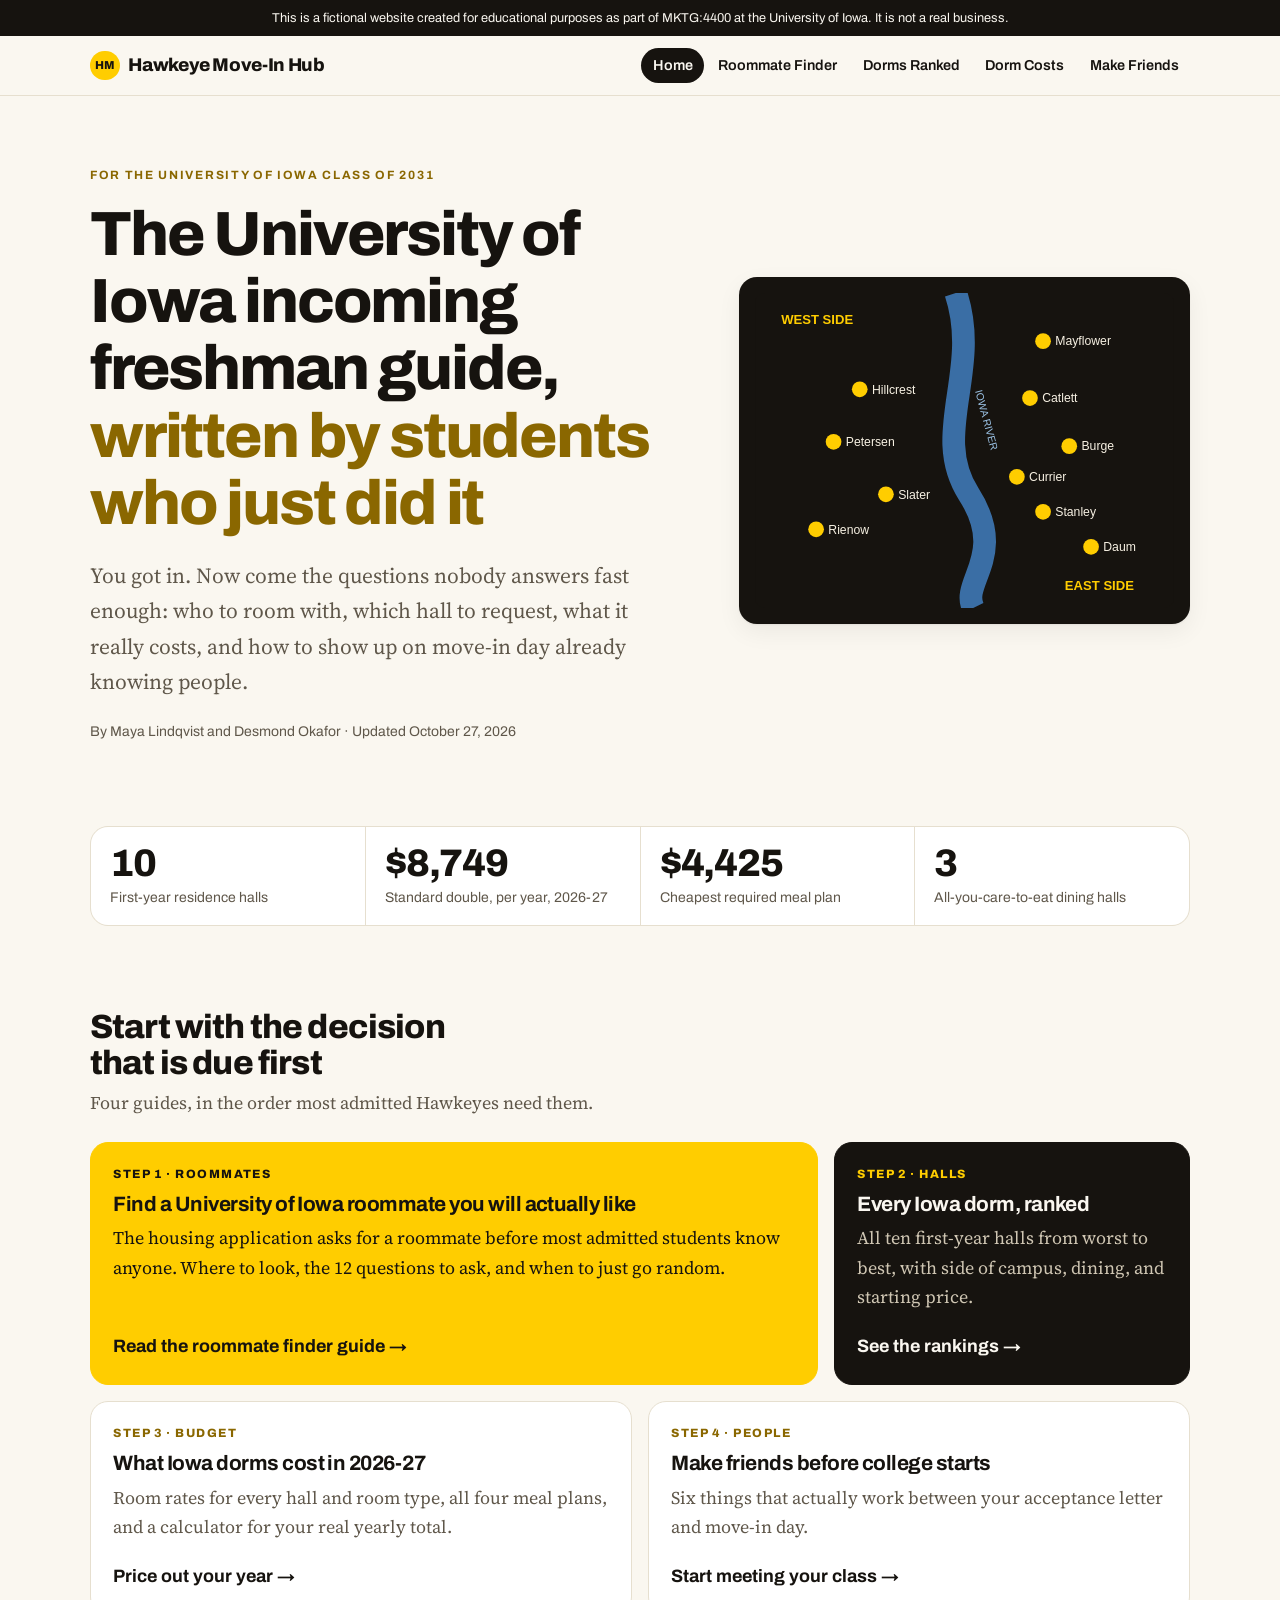
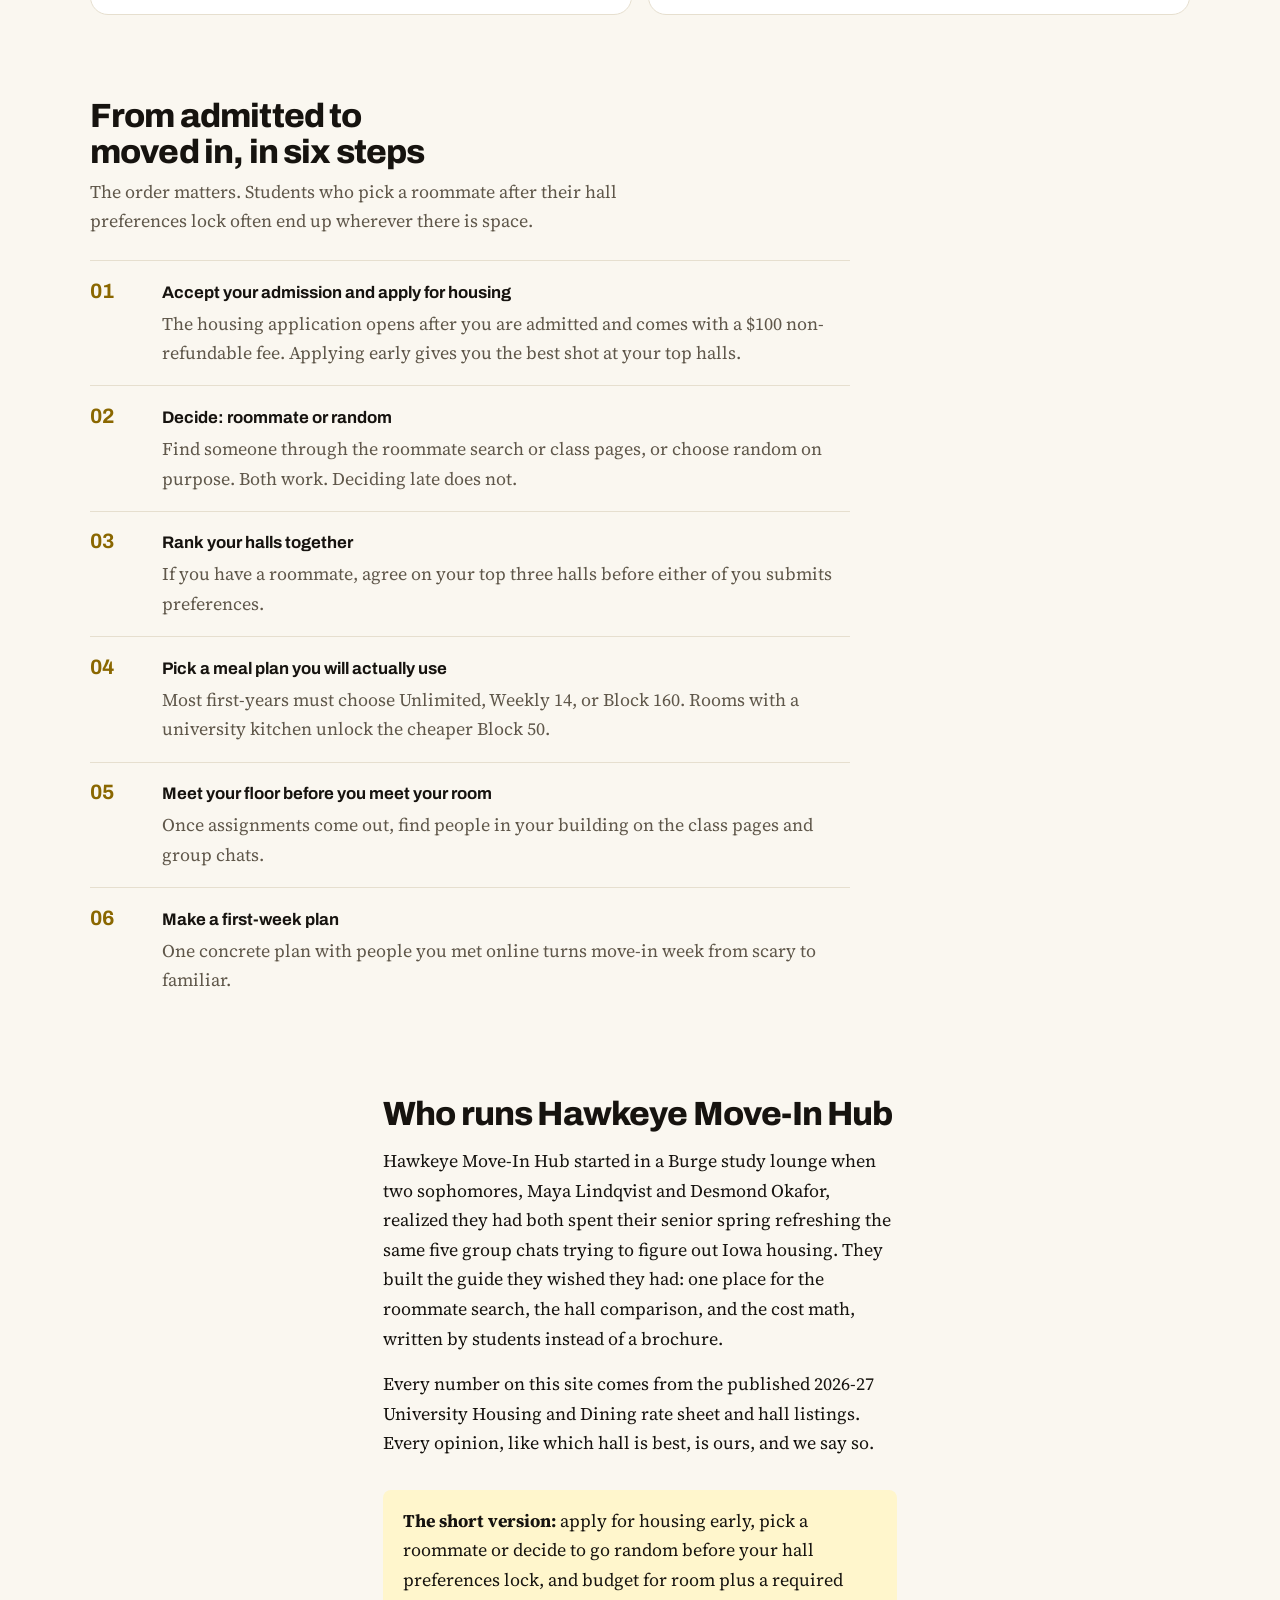
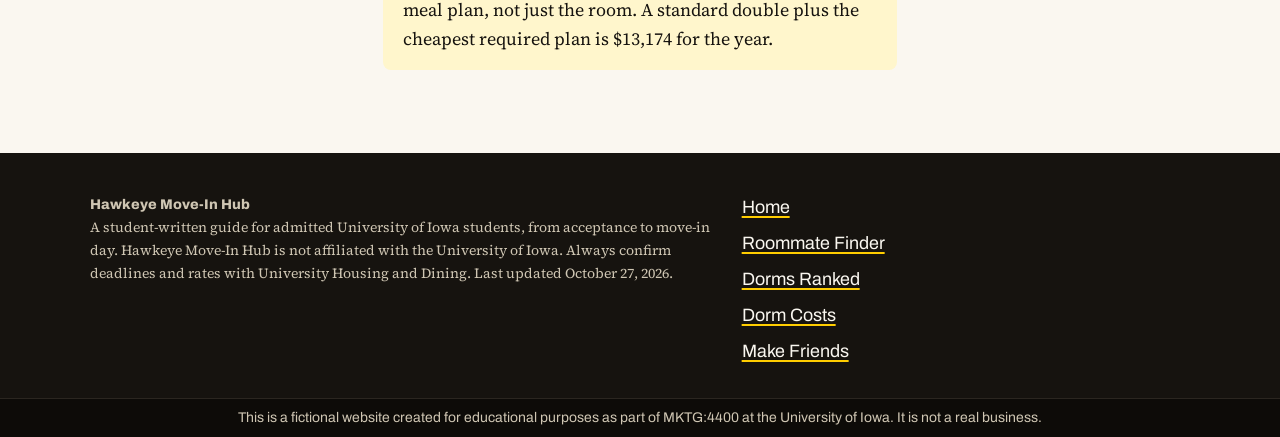
<file: index.html>
<!doctype html>
<html lang="en">
<head>
  <meta charset="utf-8">
  <meta name="viewport" content="width=device-width, initial-scale=1">
  <title>University of Iowa Incoming Freshman Guide | Hawkeye Move-In Hub</title>
  <meta name="description" content="Admitted to the University of Iowa? Find a roommate, compare all ten first-year residence halls, see real 2026-27 dorm costs, and meet your class before move-in.">
  <link rel="canonical" href="https://newvoid9-prog.github.io/hawkeye-move-in-hub/">
  <meta property="og:title" content="University of Iowa Incoming Freshman Guide | Hawkeye Move-In Hub">
  <meta property="og:description" content="Admitted to the University of Iowa? Find a roommate, compare all ten first-year residence halls, see real 2026-27 dorm costs, and meet your class before move-in.">
  <meta property="og:url" content="https://newvoid9-prog.github.io/hawkeye-move-in-hub/">
  <meta property="og:type" content="website">
  <meta name="theme-color" content="#16130f">
  <link rel="icon" href="img/favicon.svg" type="image/svg+xml">
  <link rel="preconnect" href="https://fonts.googleapis.com">
  <link rel="preconnect" href="https://fonts.gstatic.com" crossorigin>
  <link href="https://fonts.googleapis.com/css2?family=Archivo:wdth,wght@100..125,500..800&family=Source+Serif+4:opsz,wght@8..60,400;8..60,600&display=swap" rel="stylesheet">
  <link rel="stylesheet" href="css/style.css?v=c7ec5f00">
  <script type="application/ld+json">{"@context": "https://schema.org", "@type": "WebSite", "name": "Hawkeye Move-In Hub", "url": "https://newvoid9-prog.github.io/hawkeye-move-in-hub/", "description": "Admitted to the University of Iowa? Find a roommate, compare all ten first-year residence halls, see real 2026-27 dorm costs, and meet your class before move-in."}</script>
</head>
<body>
  <a class="skip-link" href="#main">Skip to content</a>
  <p class="notice" role="note">This is a fictional website created for educational purposes as part of MKTG:4400 at the University of Iowa. It is not a real business.</p>

  <header class="site-header">
    <div class="wrap">
      <a class="brand" href="./"><span class="brand-mark" aria-hidden="true">HM</span>Hawkeye Move-In Hub</a>
      <nav class="site-nav" aria-label="Main navigation">
        <ul>
          <li><a href="./" aria-current="page">Home</a></li>
          <li><a href="roommate-finder.html">Roommate Finder</a></li>
          <li><a href="dorms-ranked.html">Dorms Ranked</a></li>
          <li><a href="dorm-costs.html">Dorm Costs</a></li>
          <li><a href="make-friends-before-college.html">Make Friends</a></li>
        </ul>
      </nav>
    </div>
  </header>

  <main id="main">
<section class="wrap hero" aria-labelledby="hero-heading">
      <div>
        <p class="eyebrow">For the University of Iowa Class of 2031</p>
        <h1 id="hero-heading">The University of Iowa incoming freshman guide, <span class="mark">written by students who just did it</span></h1>
        <p class="lede">You got in. Now come the questions nobody answers fast enough: who to room with, which hall to request, what it really costs, and how to show up on move-in day already knowing people.</p>
        <p class="byline">By Maya Lindqvist and Desmond Okafor · Updated October 27, 2026</p>
      </div>
      <div class="hero-art">
        <img src="img/home-map.svg" width="480" height="360" alt="Illustrated map of the University of Iowa campus split by the Iowa River, with east side and west side residence halls marked" fetchpriority="high">
      </div>
    </section>

    <dl class="stats wrap" aria-label="University of Iowa housing at a glance">
      <div class="stat"><dt class="stat-label">First-year residence halls</dt><dd class="stat-num">10</dd></div>
      <div class="stat"><dt class="stat-label">Standard double, per year, 2026-27</dt><dd class="stat-num">$8,749</dd></div>
      <div class="stat"><dt class="stat-label">Cheapest required meal plan</dt><dd class="stat-num">$4,425</dd></div>
      <div class="stat"><dt class="stat-label">All-you-care-to-eat dining halls</dt><dd class="stat-num">3</dd></div>
    </dl>

    <section class="wrap" aria-labelledby="start-heading" style="padding-top: var(--space-section)">
      <div class="section-head">
        <h2 id="start-heading">Start with the decision that is due first</h2>
        <p>Four guides, in the order most admitted Hawkeyes need them.</p>
      </div>
      <div class="bento">
        <a class="card card-feature" href="roommate-finder.html">
          <span class="card-kicker">Step 1 · Roommates</span>
          <h3>Find a University of Iowa roommate you will actually like</h3>
          <p>The housing application asks for a roommate before most admitted students know anyone. Where to look, the 12 questions to ask, and when to just go random.</p>
          <span class="card-go">Read the roommate finder guide →</span>
        </a>
        <a class="card card-dark" href="dorms-ranked.html">
          <span class="card-kicker">Step 2 · Halls</span>
          <h3>Every Iowa dorm, ranked</h3>
          <p>All ten first-year halls from worst to best, with side of campus, dining, and starting price.</p>
          <span class="card-go">See the rankings →</span>
        </a>
        <a class="card" href="dorm-costs.html">
          <span class="card-kicker">Step 3 · Budget</span>
          <h3>What Iowa dorms cost in 2026-27</h3>
          <p>Room rates for every hall and room type, all four meal plans, and a calculator for your real yearly total.</p>
          <span class="card-go">Price out your year →</span>
        </a>
        <a class="card" href="make-friends-before-college.html">
          <span class="card-kicker">Step 4 · People</span>
          <h3>Make friends before college starts</h3>
          <p>Six things that actually work between your acceptance letter and move-in day.</p>
          <span class="card-go">Start meeting your class →</span>
        </a>
      </div>
    </section>

    <section class="wrap" aria-labelledby="timeline-heading">
      <div class="section-head">
        <h2 id="timeline-heading">From admitted to moved in, in six steps</h2>
        <p>The order matters. Students who pick a roommate after their hall preferences lock often end up wherever there is space.</p>
      </div>
      <ol class="steps">
        <li><strong>Accept your admission and apply for housing</strong><span>The housing application opens after you are admitted and comes with a $100 non-refundable fee. Applying early gives you the best shot at your top halls.</span></li>
        <li><strong>Decide: roommate or random</strong><span>Find someone through the roommate search or class pages, or choose random on purpose. Both work. Deciding late does not.</span></li>
        <li><strong>Rank your halls together</strong><span>If you have a roommate, agree on your top three halls before either of you submits preferences.</span></li>
        <li><strong>Pick a meal plan you will actually use</strong><span>Most first-years must choose Unlimited, Weekly 14, or Block 160. Rooms with a university kitchen unlock the cheaper Block 50.</span></li>
        <li><strong>Meet your floor before you meet your room</strong><span>Once assignments come out, find people in your building on the class pages and group chats.</span></li>
        <li><strong>Make a first-week plan</strong><span>One concrete plan with people you met online turns move-in week from scary to familiar.</span></li>
      </ol>
    </section>

    <section class="wrap prose" aria-labelledby="about-heading">
      <h2 id="about-heading">Who runs Hawkeye Move-In Hub</h2>
      <p>Hawkeye Move-In Hub started in a Burge study lounge when two sophomores, Maya Lindqvist and Desmond Okafor, realized they had both spent their senior spring refreshing the same five group chats trying to figure out Iowa housing. They built the guide they wished they had: one place for the roommate search, the hall comparison, and the cost math, written by students instead of a brochure.</p>
      <p>Every number on this site comes from the published 2026-27 University Housing and Dining rate sheet and hall listings. Every opinion, like which hall is best, is ours, and we say so.</p>
      <div class="callout">
        <p><strong>The short version:</strong> apply for housing early, pick a roommate or decide to go random before your hall preferences lock, and budget for room plus a required meal plan, not just the room. A standard double plus the cheapest required plan is $13,174 for the year.</p>
      </div>
    </section>
  </main>

  <footer class="site-footer">
    <div class="wrap">
      <div>
        <p class="footer-brand">Hawkeye Move-In Hub</p>
        <p>A student-written guide for admitted University of Iowa students, from acceptance to move-in day. Hawkeye Move-In Hub is not affiliated with the University of Iowa. Always confirm deadlines and rates with University Housing and Dining. Last updated October 27, 2026.</p>
      </div>
      <nav aria-label="Footer navigation">
        <ul>
          <li><a href="./">Home</a></li>
          <li><a href="roommate-finder.html">Roommate Finder</a></li>
          <li><a href="dorms-ranked.html">Dorms Ranked</a></li>
          <li><a href="dorm-costs.html">Dorm Costs</a></li>
          <li><a href="make-friends-before-college.html">Make Friends</a></li>
        </ul>
      </nav>
    </div>
    <p class="notice" role="note">This is a fictional website created for educational purposes as part of MKTG:4400 at the University of Iowa. It is not a real business.</p>
  </footer>
</body>
</html>
</file>
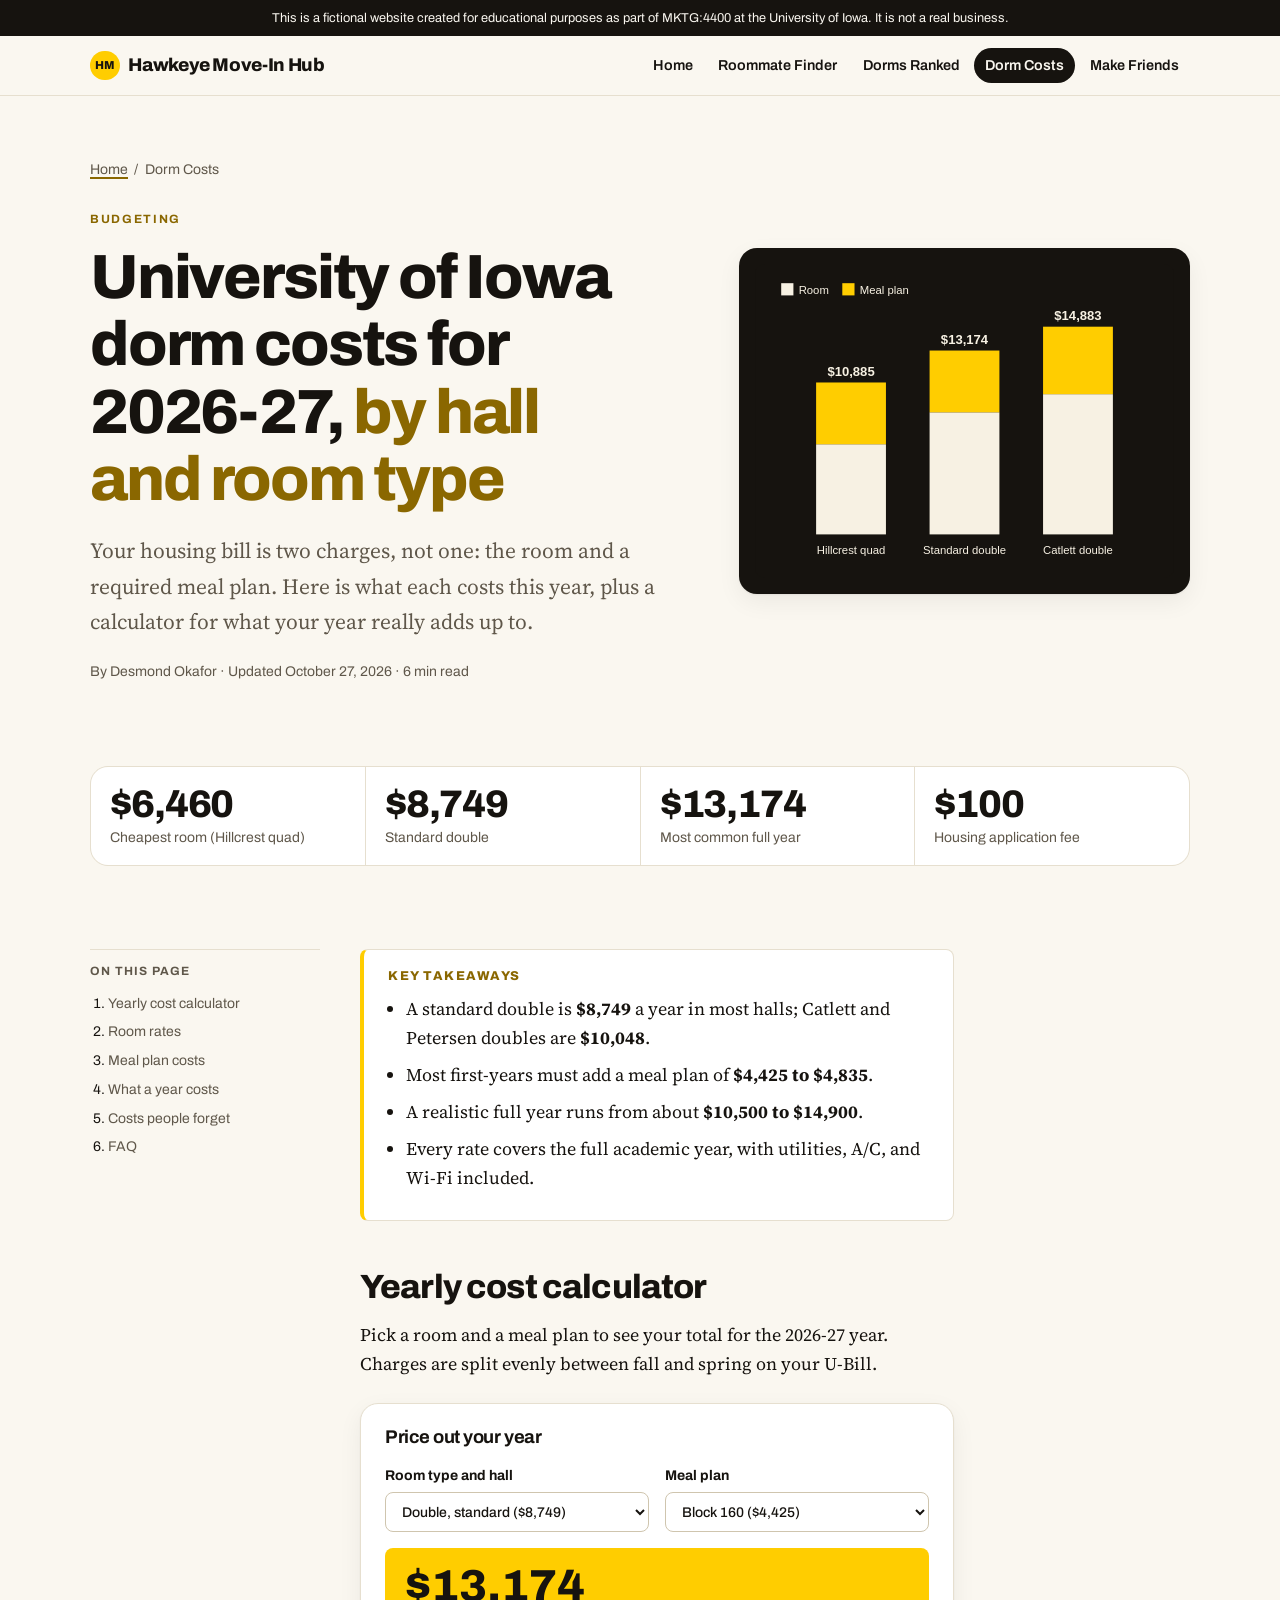
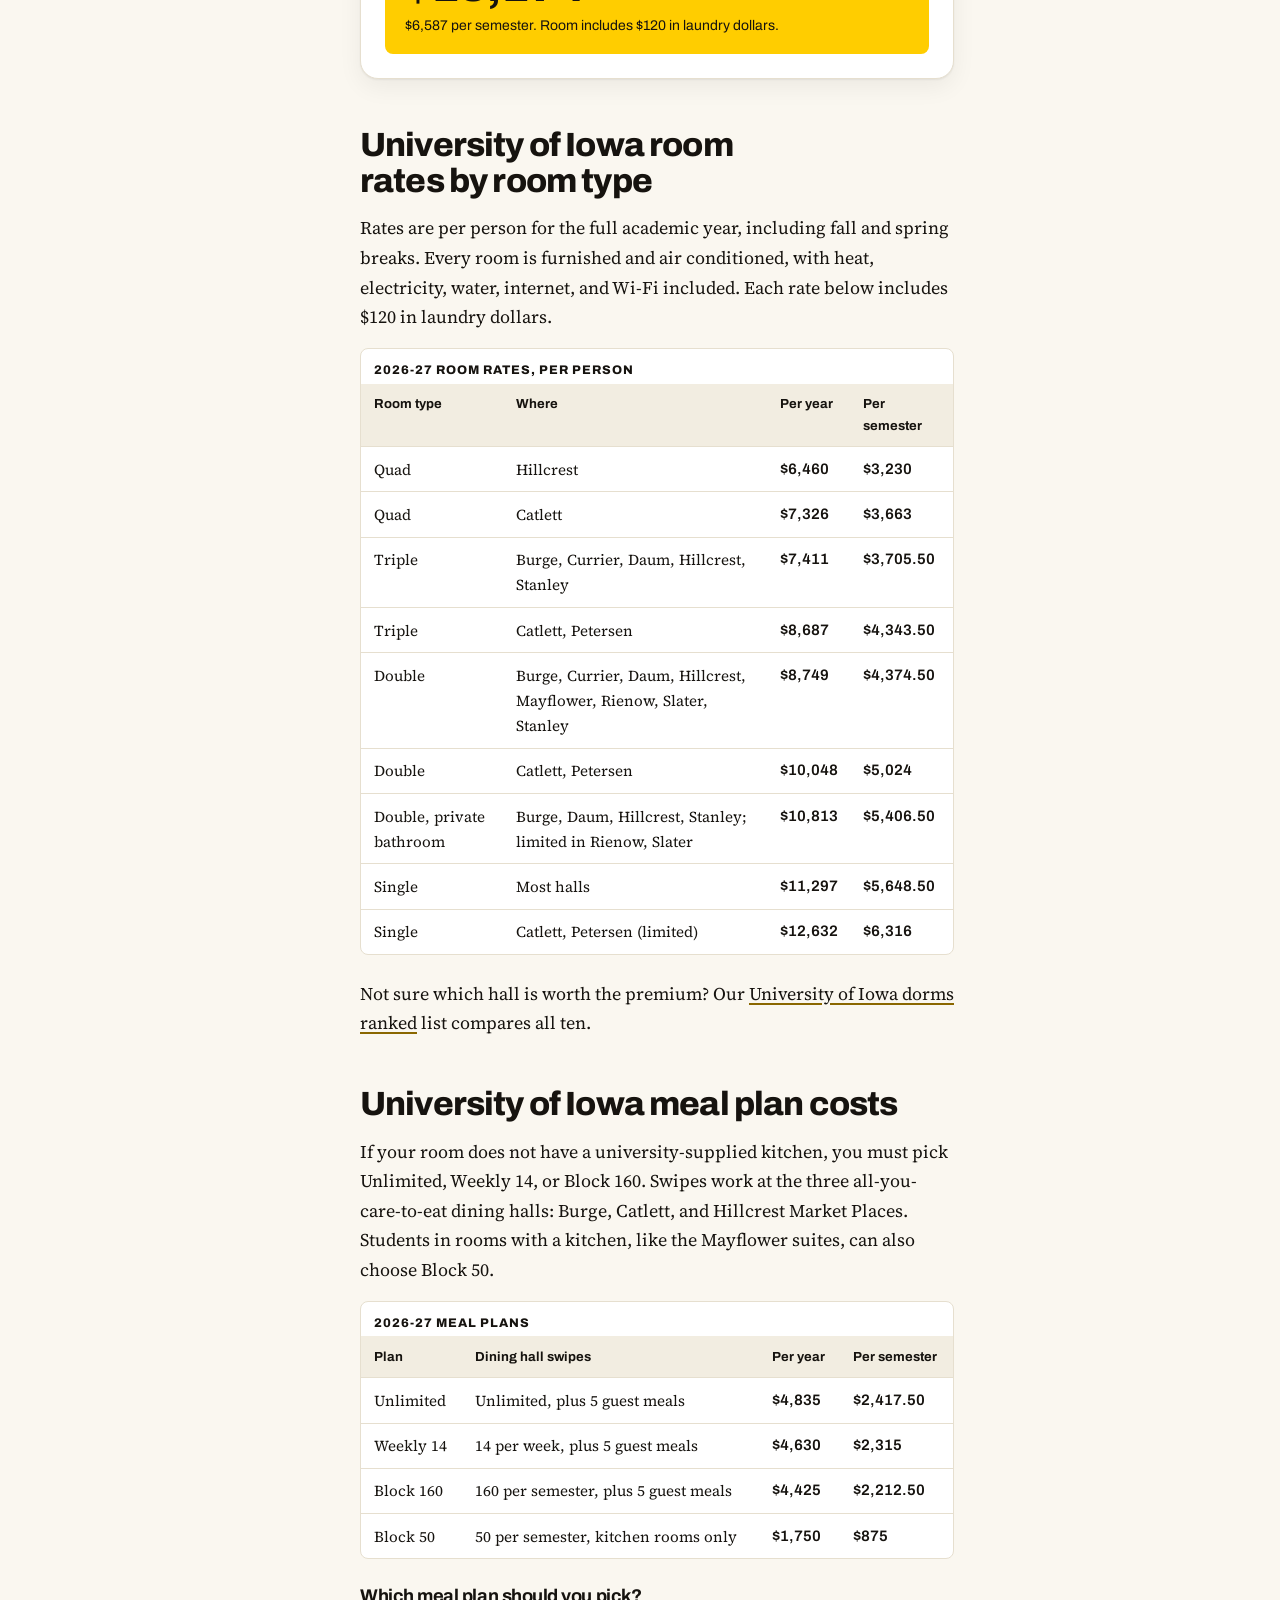
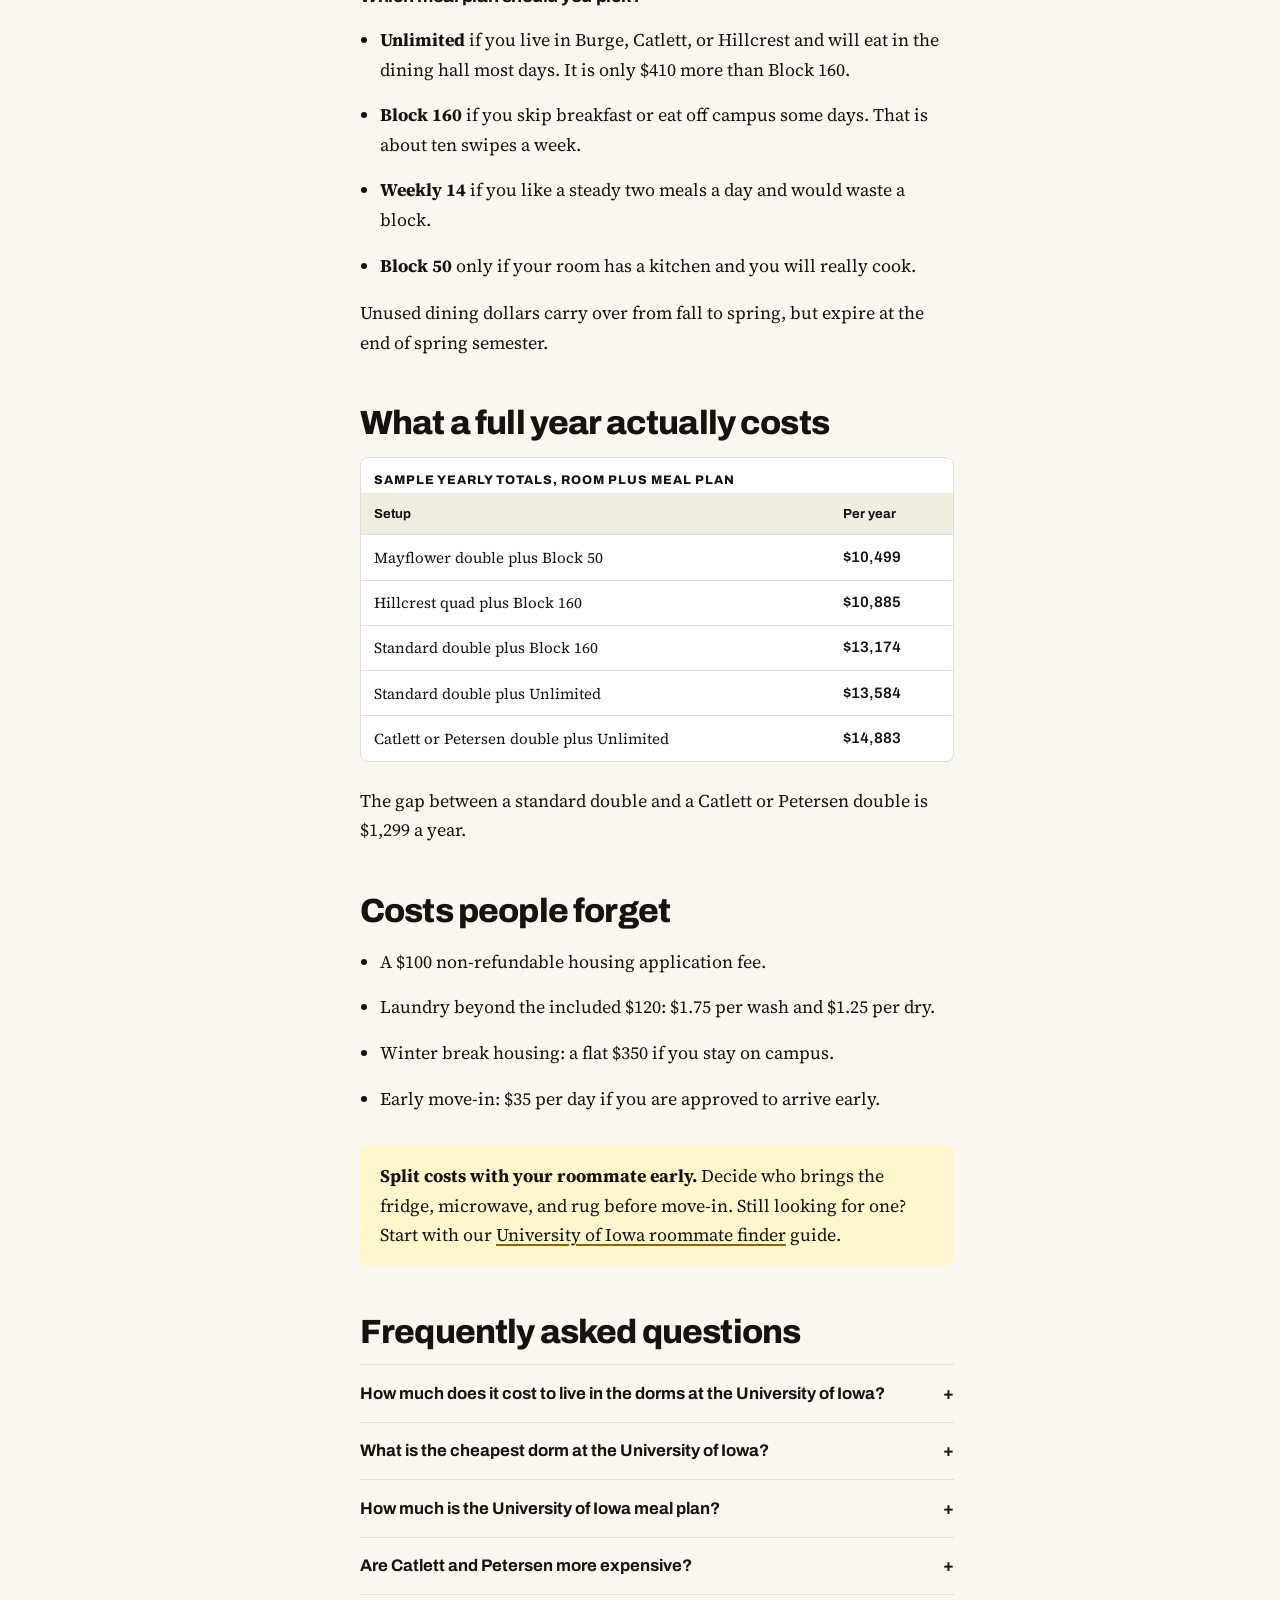
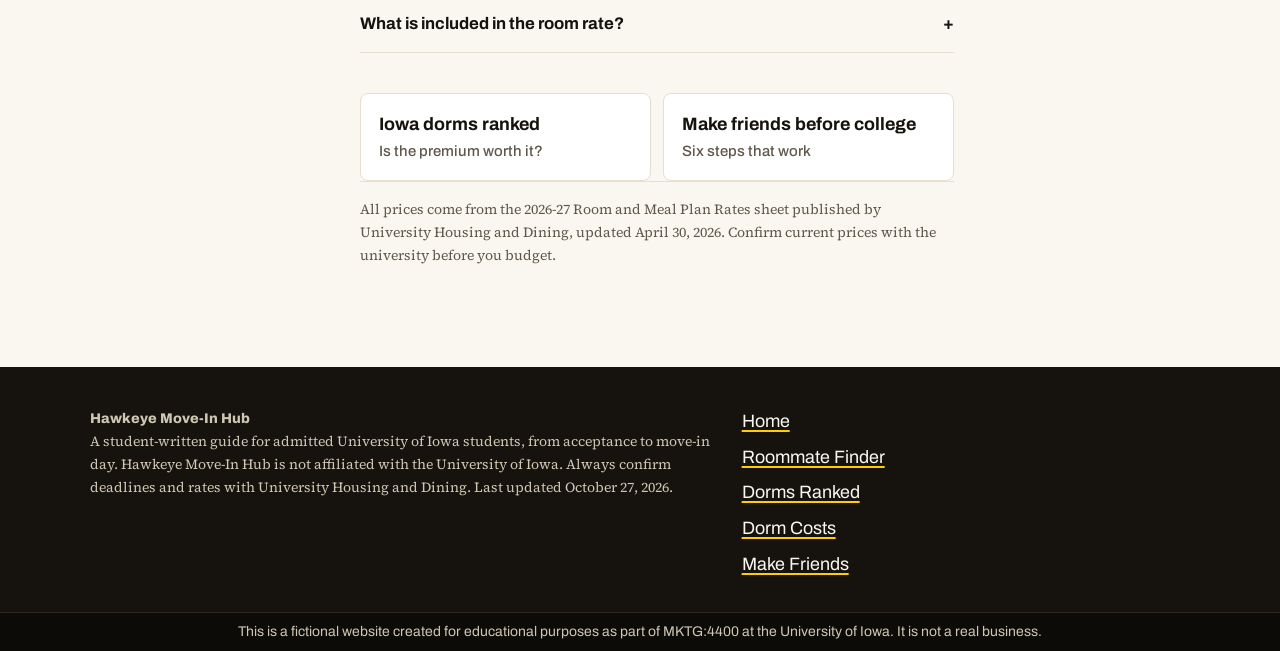
<file: dorm-costs.html>
<!doctype html>
<html lang="en">
<head>
  <meta charset="utf-8">
  <meta name="viewport" content="width=device-width, initial-scale=1">
  <title>University of Iowa Dorm Costs 2026-27: Room and Meal Plan Prices | Hawkeye Move-In Hub</title>
  <meta name="description" content="What University of Iowa dorms cost in 2026-27: room rates by hall and room type, every meal plan price, a yearly cost calculator, and the fees people forget.">
  <link rel="canonical" href="https://newvoid9-prog.github.io/hawkeye-move-in-hub/dorm-costs.html">
  <meta property="og:title" content="University of Iowa Dorm Costs 2026-27: Room and Meal Plan Prices | Hawkeye Move-In Hub">
  <meta property="og:description" content="What University of Iowa dorms cost in 2026-27: room rates by hall and room type, every meal plan price, a yearly cost calculator, and the fees people forget.">
  <meta property="og:url" content="https://newvoid9-prog.github.io/hawkeye-move-in-hub/dorm-costs.html">
  <meta property="og:type" content="website">
  <meta name="theme-color" content="#16130f">
  <link rel="icon" href="img/favicon.svg" type="image/svg+xml">
  <link rel="preconnect" href="https://fonts.googleapis.com">
  <link rel="preconnect" href="https://fonts.gstatic.com" crossorigin>
  <link href="https://fonts.googleapis.com/css2?family=Archivo:wdth,wght@100..125,500..800&family=Source+Serif+4:opsz,wght@8..60,400;8..60,600&display=swap" rel="stylesheet">
  <link rel="stylesheet" href="css/style.css?v=c7ec5f00">
  <script type="application/ld+json">{"@context": "https://schema.org", "@type": "BreadcrumbList", "itemListElement": [{"@type": "ListItem", "position": 1, "name": "Home", "item": "https://newvoid9-prog.github.io/hawkeye-move-in-hub/"}, {"@type": "ListItem", "position": 2, "name": "Dorm Costs", "item": "https://newvoid9-prog.github.io/hawkeye-move-in-hub/dorm-costs.html"}]}</script>
  <script type="application/ld+json">{"@context": "https://schema.org", "@type": "FAQPage", "mainEntity": [{"@type": "Question", "name": "How much does it cost to live in the dorms at the University of Iowa?", "acceptedAnswer": {"@type": "Answer", "text": "For 2026-27, a standard double is $8,749 a year and the cheapest required meal plan is $4,425, so the most common setup costs $13,174 for the year. Totals range from about $10,500 to $14,900 depending on hall, room type, and meal plan."}}, {"@type": "Question", "name": "What is the cheapest dorm at the University of Iowa?", "acceptedAnswer": {"@type": "Answer", "text": "The cheapest room is a Hillcrest quad at $6,460 a year. With a meal plan, a Mayflower double plus the Block 50 plan, about $10,499, can be cheaper overall because Mayflower suites have kitchens."}}, {"@type": "Question", "name": "How much is the University of Iowa meal plan?", "acceptedAnswer": {"@type": "Answer", "text": "In 2026-27 the Unlimited plan is $4,835, Weekly 14 is $4,630, Block 160 is $4,425, and Block 50 is $1,750. Block 50 is only available to students in rooms with a university-supplied kitchen."}}, {"@type": "Question", "name": "Are Catlett and Petersen more expensive?", "acceptedAnswer": {"@type": "Answer", "text": "Yes. A Catlett or Petersen double is $10,048 a year, $1,299 more than a standard double in the other halls."}}, {"@type": "Question", "name": "What is included in the room rate?", "acceptedAnswer": {"@type": "Answer", "text": "Heat, electricity, air conditioning, water, internet, Wi-Fi, garbage service, $120 in laundry dollars, and furniture including a lofted twin XL bed, desk, chair, and dresser."}}]}</script>
</head>
<body>
  <a class="skip-link" href="#main">Skip to content</a>
  <p class="notice" role="note">This is a fictional website created for educational purposes as part of MKTG:4400 at the University of Iowa. It is not a real business.</p>

  <header class="site-header">
    <div class="wrap">
      <a class="brand" href="./"><span class="brand-mark" aria-hidden="true">HM</span>Hawkeye Move-In Hub</a>
      <nav class="site-nav" aria-label="Main navigation">
        <ul>
          <li><a href="./">Home</a></li>
          <li><a href="roommate-finder.html">Roommate Finder</a></li>
          <li><a href="dorms-ranked.html">Dorms Ranked</a></li>
          <li><a href="dorm-costs.html" aria-current="page">Dorm Costs</a></li>
          <li><a href="make-friends-before-college.html">Make Friends</a></li>
        </ul>
      </nav>
    </div>
  </header>

  <main id="main">
<section class="wrap hero" aria-labelledby="hero-heading">
      <div>
        <nav class="breadcrumb" aria-label="Breadcrumb"><ol><li><a href="./">Home</a></li><li aria-current="page">Dorm Costs</li></ol></nav>
        <p class="eyebrow">Budgeting</p>
        <h1 id="hero-heading">University of Iowa dorm costs for 2026-27, <span class="mark">by hall and room type</span></h1>
        <p class="lede">Your housing bill is two charges, not one: the room and a required meal plan. Here is what each costs this year, plus a calculator for what your year really adds up to.</p>
        <p class="byline">By Desmond Okafor · Updated October 27, 2026 · 6 min read</p>
      </div>
      <div class="hero-art">
        <img src="img/dorm-costs.svg?v=2" width="480" height="360" alt="Stacked bars comparing yearly University of Iowa dorm bills, split into room cost and meal plan cost" fetchpriority="high">
      </div>
    </section>

    <dl class="stats wrap" aria-label="2026-27 cost range">
      <div class="stat"><dt class="stat-label">Cheapest room (Hillcrest quad)</dt><dd class="stat-num">$6,460</dd></div>
      <div class="stat"><dt class="stat-label">Standard double</dt><dd class="stat-num">$8,749</dd></div>
      <div class="stat"><dt class="stat-label">Most common full year</dt><dd class="stat-num">$13,174</dd></div>
      <div class="stat"><dt class="stat-label">Housing application fee</dt><dd class="stat-num">$100</dd></div>
    </dl>

    <div class="wrap layout">
      <nav class="toc" aria-label="On this page">
        <p>On this page</p>
        <ol>
          <li><a href="#calculator">Yearly cost calculator</a></li>
          <li><a href="#room-rates">Room rates</a></li>
          <li><a href="#meal-plans">Meal plan costs</a></li>
          <li><a href="#totals">What a year costs</a></li>
          <li><a href="#forgotten">Costs people forget</a></li>
          <li><a href="#faq-heading">FAQ</a></li>
        </ol>
      </nav>

      <article class="prose">
        <aside class="takeaways" aria-labelledby="takeaways-heading">
          <h2 id="takeaways-heading">Key takeaways</h2>
          <ul>
            <li>A standard double is <strong>$8,749</strong> a year in most halls; Catlett and Petersen doubles are <strong>$10,048</strong>.</li>
            <li>Most first-years must add a meal plan of <strong>$4,425 to $4,835</strong>.</li>
            <li>A realistic full year runs from about <strong>$10,500 to $14,900</strong>.</li>
            <li>Every rate covers the full academic year, with utilities, A/C, and Wi-Fi included.</li>
          </ul>
        </aside>

        <h2 id="calculator">Yearly cost calculator</h2>
        <p>Pick a room and a meal plan to see your total for the 2026-27 year. Charges are split evenly between fall and spring on your U-Bill.</p>
        <form class="calc" id="cost-calc" aria-labelledby="calc-heading">
          <h3 id="calc-heading">Price out your year</h3>
          <label>Room type and hall
            <select id="calc-room">
              <option value="6460" data-kitchen="no">Quad, Hillcrest ($6,460)</option>
              <option value="7326" data-kitchen="no">Quad, Catlett ($7,326)</option>
              <option value="7411" data-kitchen="no">Triple, standard ($7,411)</option>
              <option value="8687" data-kitchen="no">Triple, Catlett or Petersen ($8,687)</option>
              <option value="8749" data-kitchen="no" selected>Double, standard ($8,749)</option>
              <option value="8749" data-kitchen="yes">Double, Mayflower suite ($8,749)</option>
              <option value="10048" data-kitchen="no">Double, Catlett or Petersen ($10,048)</option>
              <option value="10048" data-kitchen="yes">Single studio, Mayflower ($10,048)</option>
              <option value="10813" data-kitchen="no">Double with private bathroom ($10,813)</option>
              <option value="11297" data-kitchen="no">Single, standard ($11,297)</option>
              <option value="12632" data-kitchen="no">Single, Catlett or Petersen ($12,632)</option>
            </select>
          </label>
          <label>Meal plan
            <select id="calc-meal">
              <option value="4425" selected>Block 160 ($4,425)</option>
              <option value="4630">Weekly 14 ($4,630)</option>
              <option value="4835">Unlimited ($4,835)</option>
              <option value="1750">Block 50, kitchen rooms only ($1,750)</option>
            </select>
          </label>
          <output id="calc-out" for="calc-room calc-meal" aria-live="polite">
            <span class="calc-total">$13,174</span>
            <span class="calc-detail">$6,587 per semester. Room includes $120 in laundry dollars.</span>
          </output>
        </form>

        <h2 id="room-rates">University of Iowa room rates by room type</h2>
        <p>Rates are per person for the full academic year, including fall and spring breaks. Every room is furnished and air conditioned, with heat, electricity, water, internet, and Wi-Fi included. Each rate below includes $120 in laundry dollars.</p>
        <div class="table-scroll">
          <table>
            <caption>2026-27 room rates, per person</caption>
            <thead><tr><th scope="col">Room type</th><th scope="col">Where</th><th scope="col">Per year</th><th scope="col" class="hide-sm">Per semester</th></tr></thead>
            <tbody>
              <tr><td>Quad</td><td>Hillcrest</td><td class="num">$6,460</td><td class="num hide-sm">$3,230</td></tr>
              <tr><td>Quad</td><td>Catlett</td><td class="num">$7,326</td><td class="num hide-sm">$3,663</td></tr>
              <tr><td>Triple</td><td>Burge, Currier, Daum, Hillcrest, Stanley</td><td class="num">$7,411</td><td class="num hide-sm">$3,705.50</td></tr>
              <tr><td>Triple</td><td>Catlett, Petersen</td><td class="num">$8,687</td><td class="num hide-sm">$4,343.50</td></tr>
              <tr><td>Double</td><td>Burge, Currier, Daum, Hillcrest, Mayflower, Rienow, Slater, Stanley</td><td class="num">$8,749</td><td class="num hide-sm">$4,374.50</td></tr>
              <tr><td>Double</td><td>Catlett, Petersen</td><td class="num">$10,048</td><td class="num hide-sm">$5,024</td></tr>
              <tr><td>Double, private bathroom</td><td>Burge, Daum, Hillcrest, Stanley; limited in Rienow, Slater</td><td class="num">$10,813</td><td class="num hide-sm">$5,406.50</td></tr>
              <tr><td>Single</td><td>Most halls</td><td class="num">$11,297</td><td class="num hide-sm">$5,648.50</td></tr>
              <tr><td>Single</td><td>Catlett, Petersen (limited)</td><td class="num">$12,632</td><td class="num hide-sm">$6,316</td></tr>
            </tbody>
          </table>
        </div>
        <p>Not sure which hall is worth the premium? Our <a href="dorms-ranked.html">University of Iowa dorms ranked</a> list compares all ten.</p>

        <h2 id="meal-plans">University of Iowa meal plan costs</h2>
        <p>If your room does not have a university-supplied kitchen, you must pick Unlimited, Weekly 14, or Block 160. Swipes work at the three all-you-care-to-eat dining halls: Burge, Catlett, and Hillcrest Market Places. Students in rooms with a kitchen, like the Mayflower suites, can also choose Block 50.</p>
        <div class="table-scroll">
          <table>
            <caption>2026-27 meal plans</caption>
            <thead><tr><th scope="col">Plan</th><th scope="col">Dining hall swipes</th><th scope="col">Per year</th><th scope="col" class="hide-sm">Per semester</th></tr></thead>
            <tbody>
              <tr><td>Unlimited</td><td>Unlimited, plus 5 guest meals</td><td class="num">$4,835</td><td class="num hide-sm">$2,417.50</td></tr>
              <tr><td>Weekly 14</td><td>14 per week, plus 5 guest meals</td><td class="num">$4,630</td><td class="num hide-sm">$2,315</td></tr>
              <tr><td>Block 160</td><td>160 per semester, plus 5 guest meals</td><td class="num">$4,425</td><td class="num hide-sm">$2,212.50</td></tr>
              <tr><td>Block 50</td><td>50 per semester, kitchen rooms only</td><td class="num">$1,750</td><td class="num hide-sm">$875</td></tr>
            </tbody>
          </table>
        </div>
        <h3>Which meal plan should you pick?</h3>
        <ul>
          <li><strong>Unlimited</strong> if you live in Burge, Catlett, or Hillcrest and will eat in the dining hall most days. It is only $410 more than Block 160.</li>
          <li><strong>Block 160</strong> if you skip breakfast or eat off campus some days. That is about ten swipes a week.</li>
          <li><strong>Weekly 14</strong> if you like a steady two meals a day and would waste a block.</li>
          <li><strong>Block 50</strong> only if your room has a kitchen and you will really cook.</li>
        </ul>
        <p>Unused dining dollars carry over from fall to spring, but expire at the end of spring semester.</p>

        <h2 id="totals">What a full year actually costs</h2>
        <div class="table-scroll">
          <table>
            <caption>Sample yearly totals, room plus meal plan</caption>
            <thead><tr><th scope="col">Setup</th><th scope="col">Per year</th></tr></thead>
            <tbody>
              <tr><td>Mayflower double plus Block 50</td><td class="num">$10,499</td></tr>
              <tr><td>Hillcrest quad plus Block 160</td><td class="num">$10,885</td></tr>
              <tr><td>Standard double plus Block 160</td><td class="num">$13,174</td></tr>
              <tr><td>Standard double plus Unlimited</td><td class="num">$13,584</td></tr>
              <tr><td>Catlett or Petersen double plus Unlimited</td><td class="num">$14,883</td></tr>
            </tbody>
          </table>
        </div>
        <p>The gap between a standard double and a Catlett or Petersen double is $1,299 a year.</p>

        <h2 id="forgotten">Costs people forget</h2>
        <ul>
          <li>A $100 non-refundable housing application fee.</li>
          <li>Laundry beyond the included $120: $1.75 per wash and $1.25 per dry.</li>
          <li>Winter break housing: a flat $350 if you stay on campus.</li>
          <li>Early move-in: $35 per day if you are approved to arrive early.</li>
        </ul>

        <div class="callout">
          <p><strong>Split costs with your roommate early.</strong> Decide who brings the fridge, microwave, and rug before move-in. Still looking for one? Start with our <a href="roommate-finder.html">University of Iowa roommate finder</a> guide.</p>
        </div>

        <section class="faq" aria-labelledby="faq-heading">
<h2 id="faq-heading">Frequently asked questions</h2>
<details><summary>How much does it cost to live in the dorms at the University of Iowa?</summary><p>For 2026-27, a standard double is $8,749 a year and the cheapest required meal plan is $4,425, so the most common setup costs $13,174 for the year. Totals range from about $10,500 to $14,900 depending on hall, room type, and meal plan.</p></details>
<details><summary>What is the cheapest dorm at the University of Iowa?</summary><p>The cheapest room is a Hillcrest quad at $6,460 a year. With a meal plan, a Mayflower double plus the Block 50 plan, about $10,499, can be cheaper overall because Mayflower suites have kitchens.</p></details>
<details><summary>How much is the University of Iowa meal plan?</summary><p>In 2026-27 the Unlimited plan is $4,835, Weekly 14 is $4,630, Block 160 is $4,425, and Block 50 is $1,750. Block 50 is only available to students in rooms with a university-supplied kitchen.</p></details>
<details><summary>Are Catlett and Petersen more expensive?</summary><p>Yes. A Catlett or Petersen double is $10,048 a year, $1,299 more than a standard double in the other halls.</p></details>
<details><summary>What is included in the room rate?</summary><p>Heat, electricity, air conditioning, water, internet, Wi-Fi, garbage service, $120 in laundry dollars, and furniture including a lofted twin XL bed, desk, chair, and dresser.</p></details>
</section>

        <nav class="related" aria-label="Related guides">
          <a href="dorms-ranked.html">Iowa dorms ranked<small>Is the premium worth it?</small></a>
          <a href="make-friends-before-college.html">Make friends before college<small>Six steps that work</small></a>
        </nav>
        <p class="source-note">All prices come from the 2026-27 Room and Meal Plan Rates sheet published by University Housing and Dining, updated April 30, 2026. Confirm current prices with the university before you budget.</p>
      </article>
    </div>
    <script src="js/cost-calculator.js?v=2" defer></script>
  </main>

  <footer class="site-footer">
    <div class="wrap">
      <div>
        <p class="footer-brand">Hawkeye Move-In Hub</p>
        <p>A student-written guide for admitted University of Iowa students, from acceptance to move-in day. Hawkeye Move-In Hub is not affiliated with the University of Iowa. Always confirm deadlines and rates with University Housing and Dining. Last updated October 27, 2026.</p>
      </div>
      <nav aria-label="Footer navigation">
        <ul>
          <li><a href="./">Home</a></li>
          <li><a href="roommate-finder.html">Roommate Finder</a></li>
          <li><a href="dorms-ranked.html">Dorms Ranked</a></li>
          <li><a href="dorm-costs.html">Dorm Costs</a></li>
          <li><a href="make-friends-before-college.html">Make Friends</a></li>
        </ul>
      </nav>
    </div>
    <p class="notice" role="note">This is a fictional website created for educational purposes as part of MKTG:4400 at the University of Iowa. It is not a real business.</p>
  </footer>
</body>
</html>
</file>
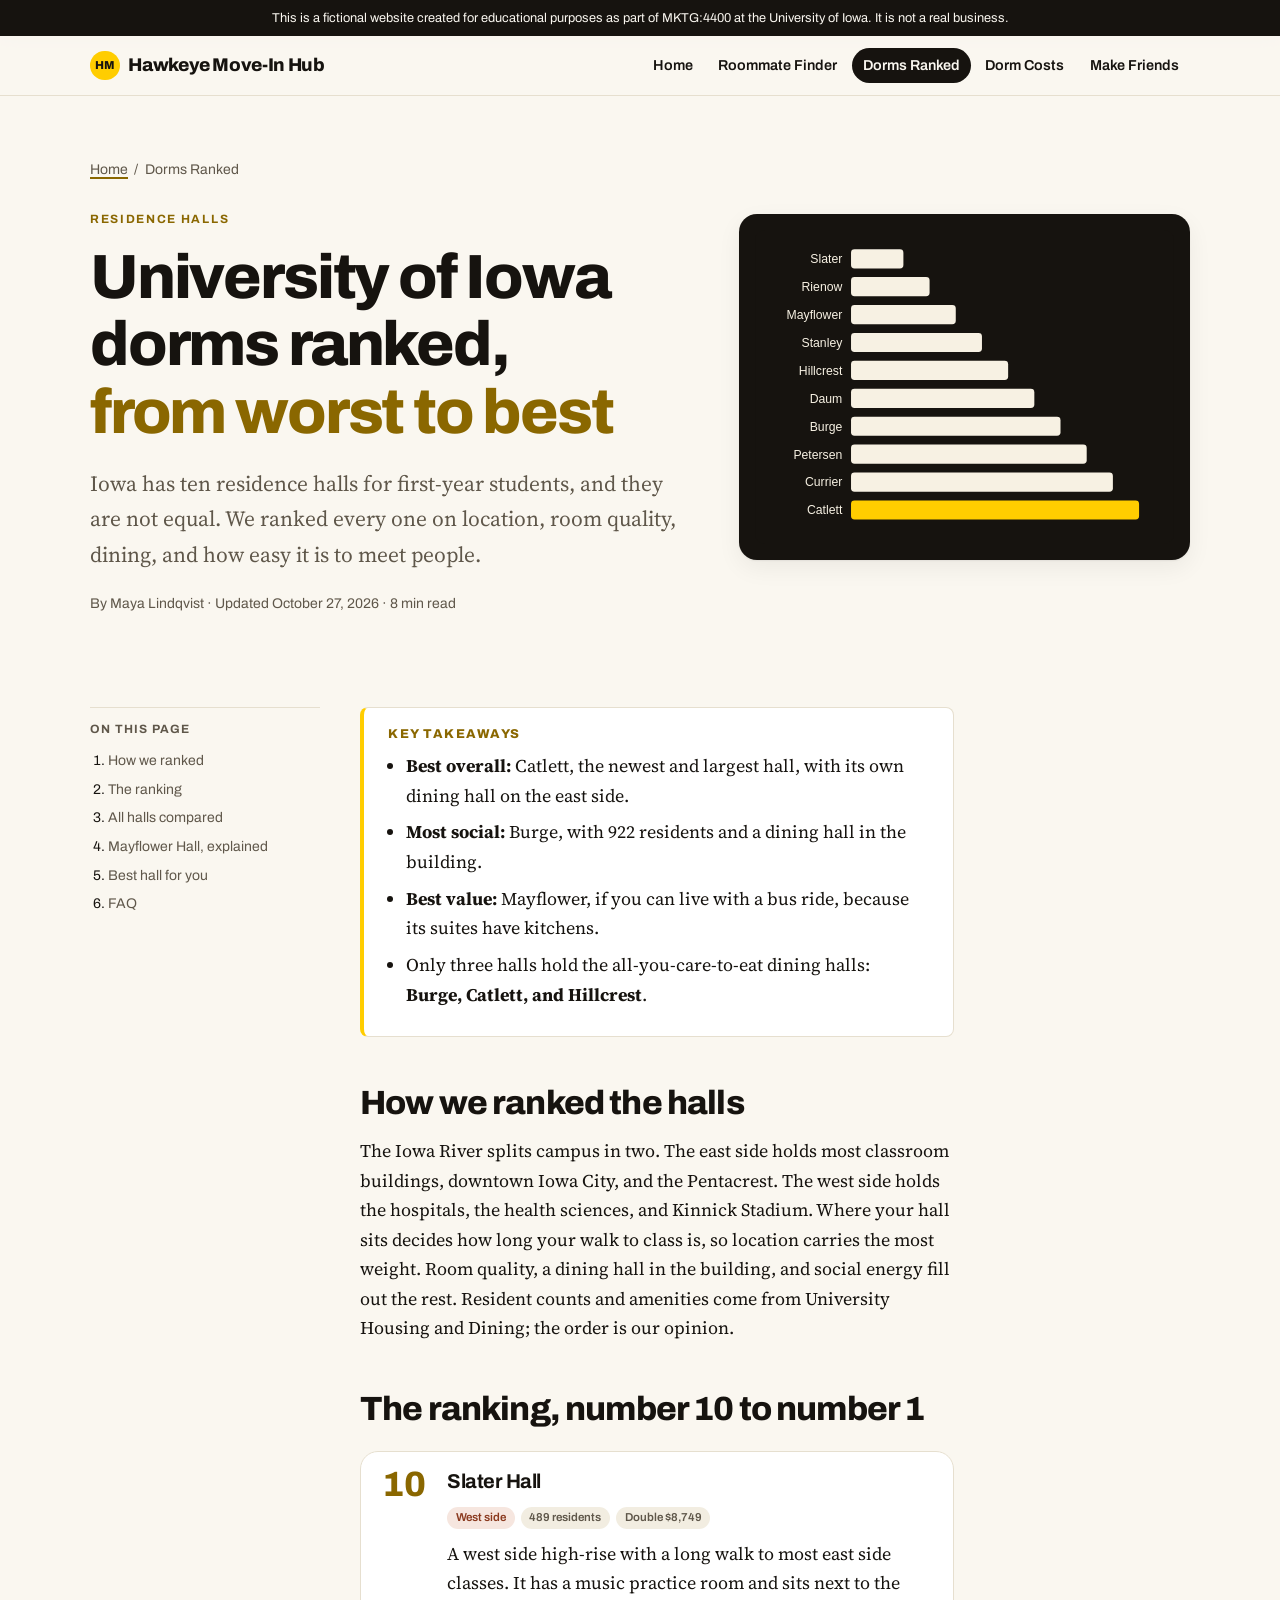
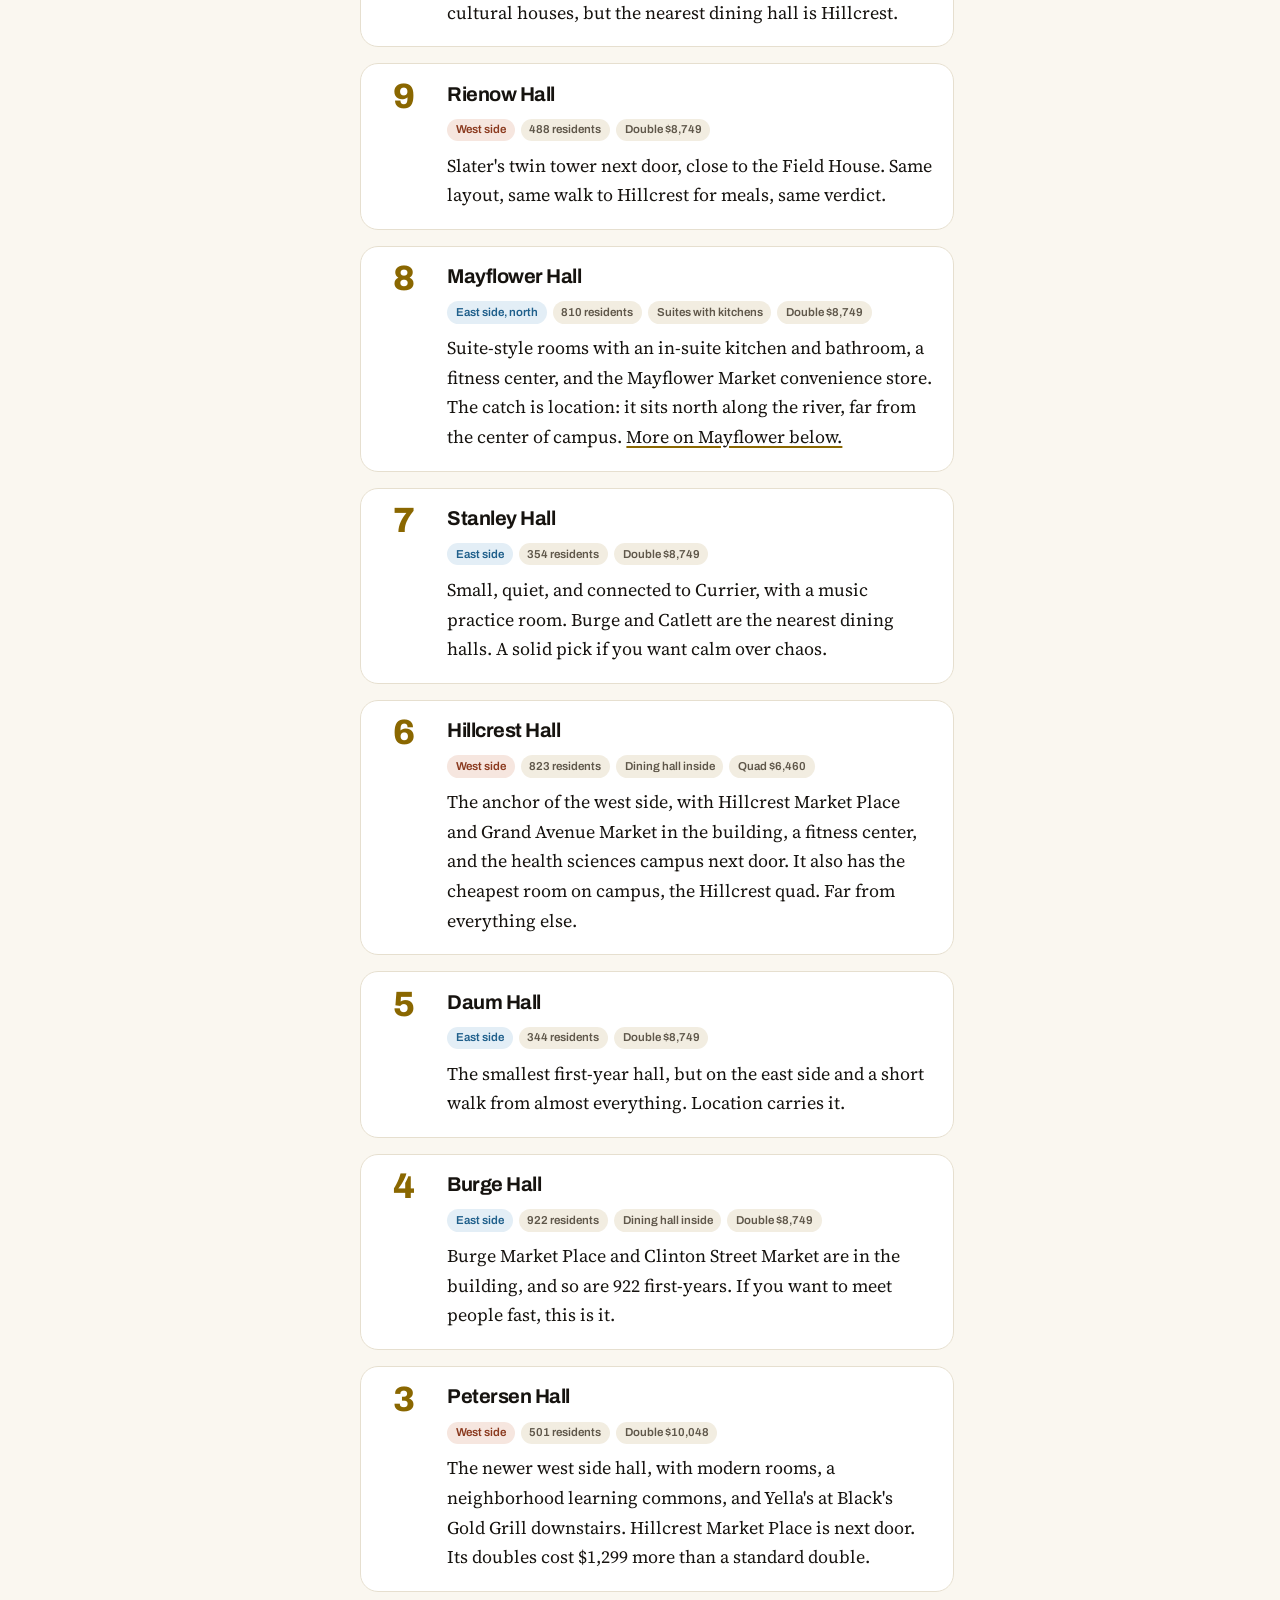
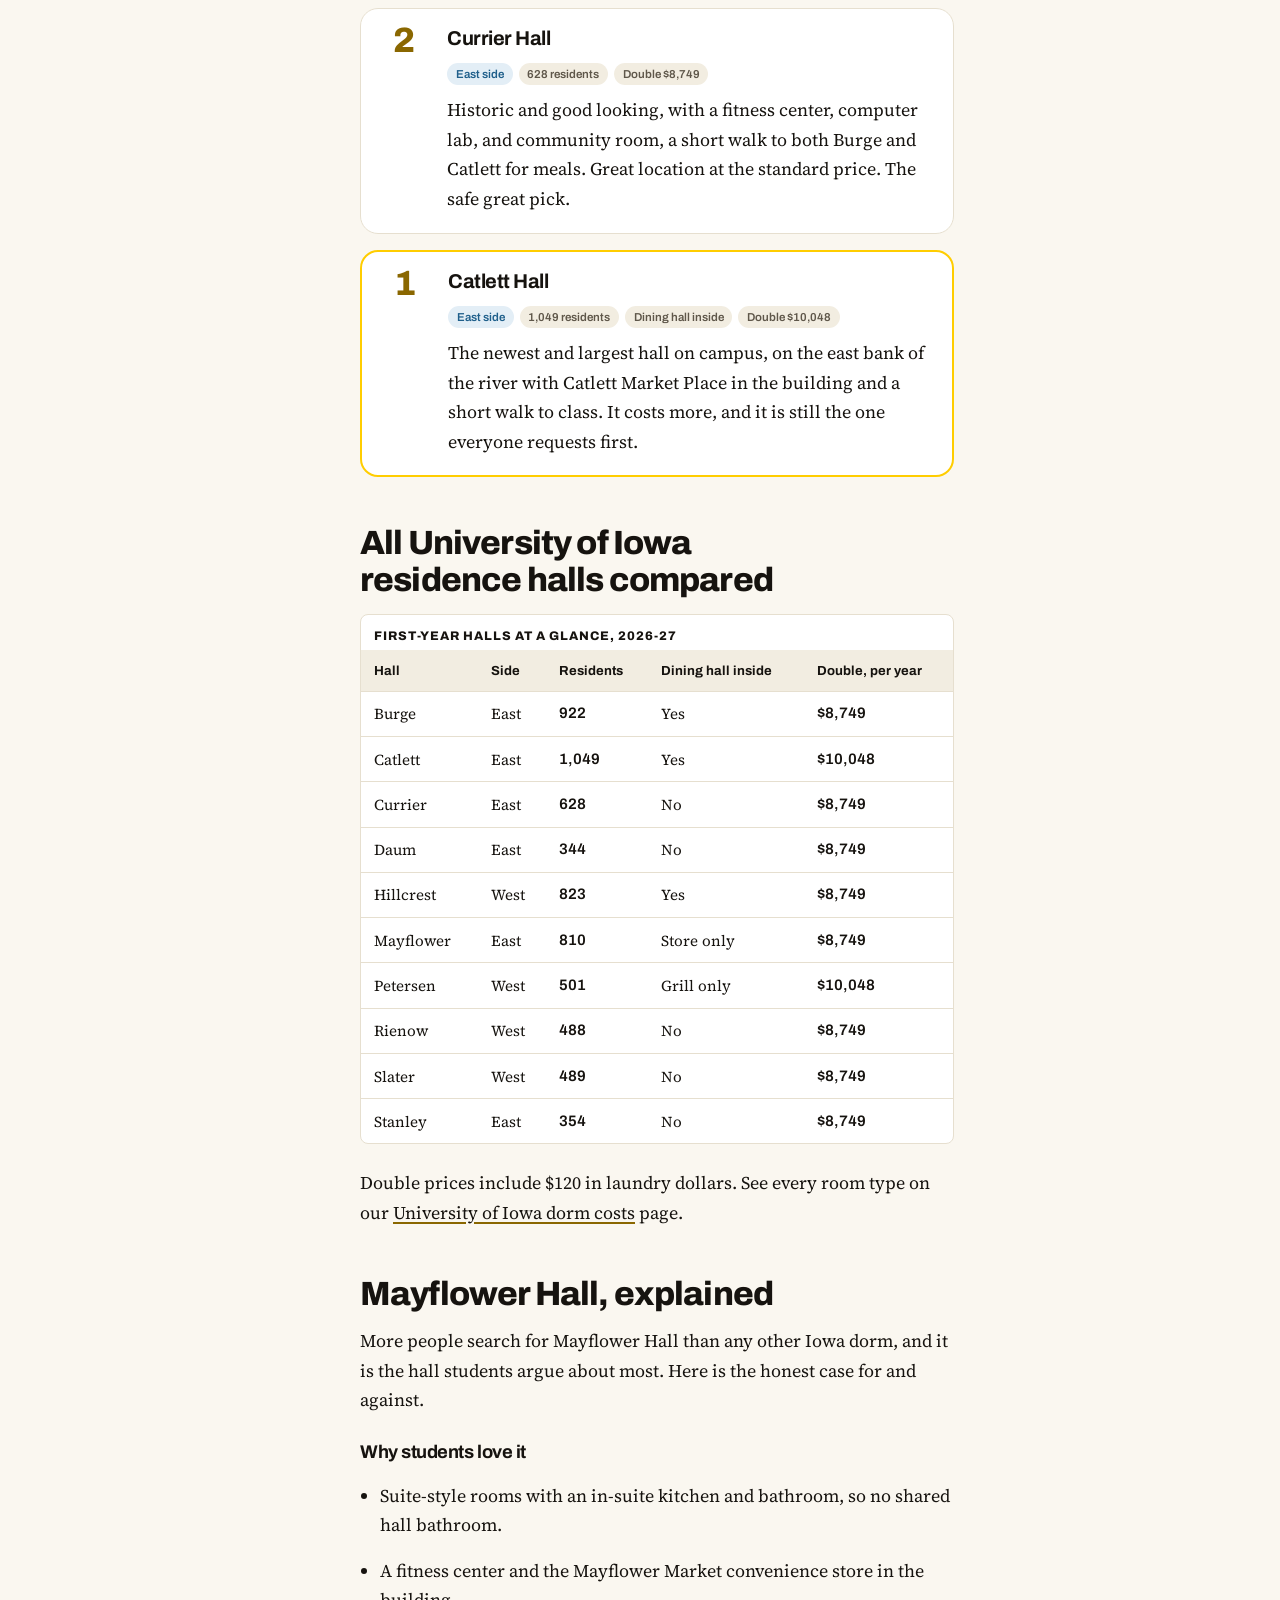
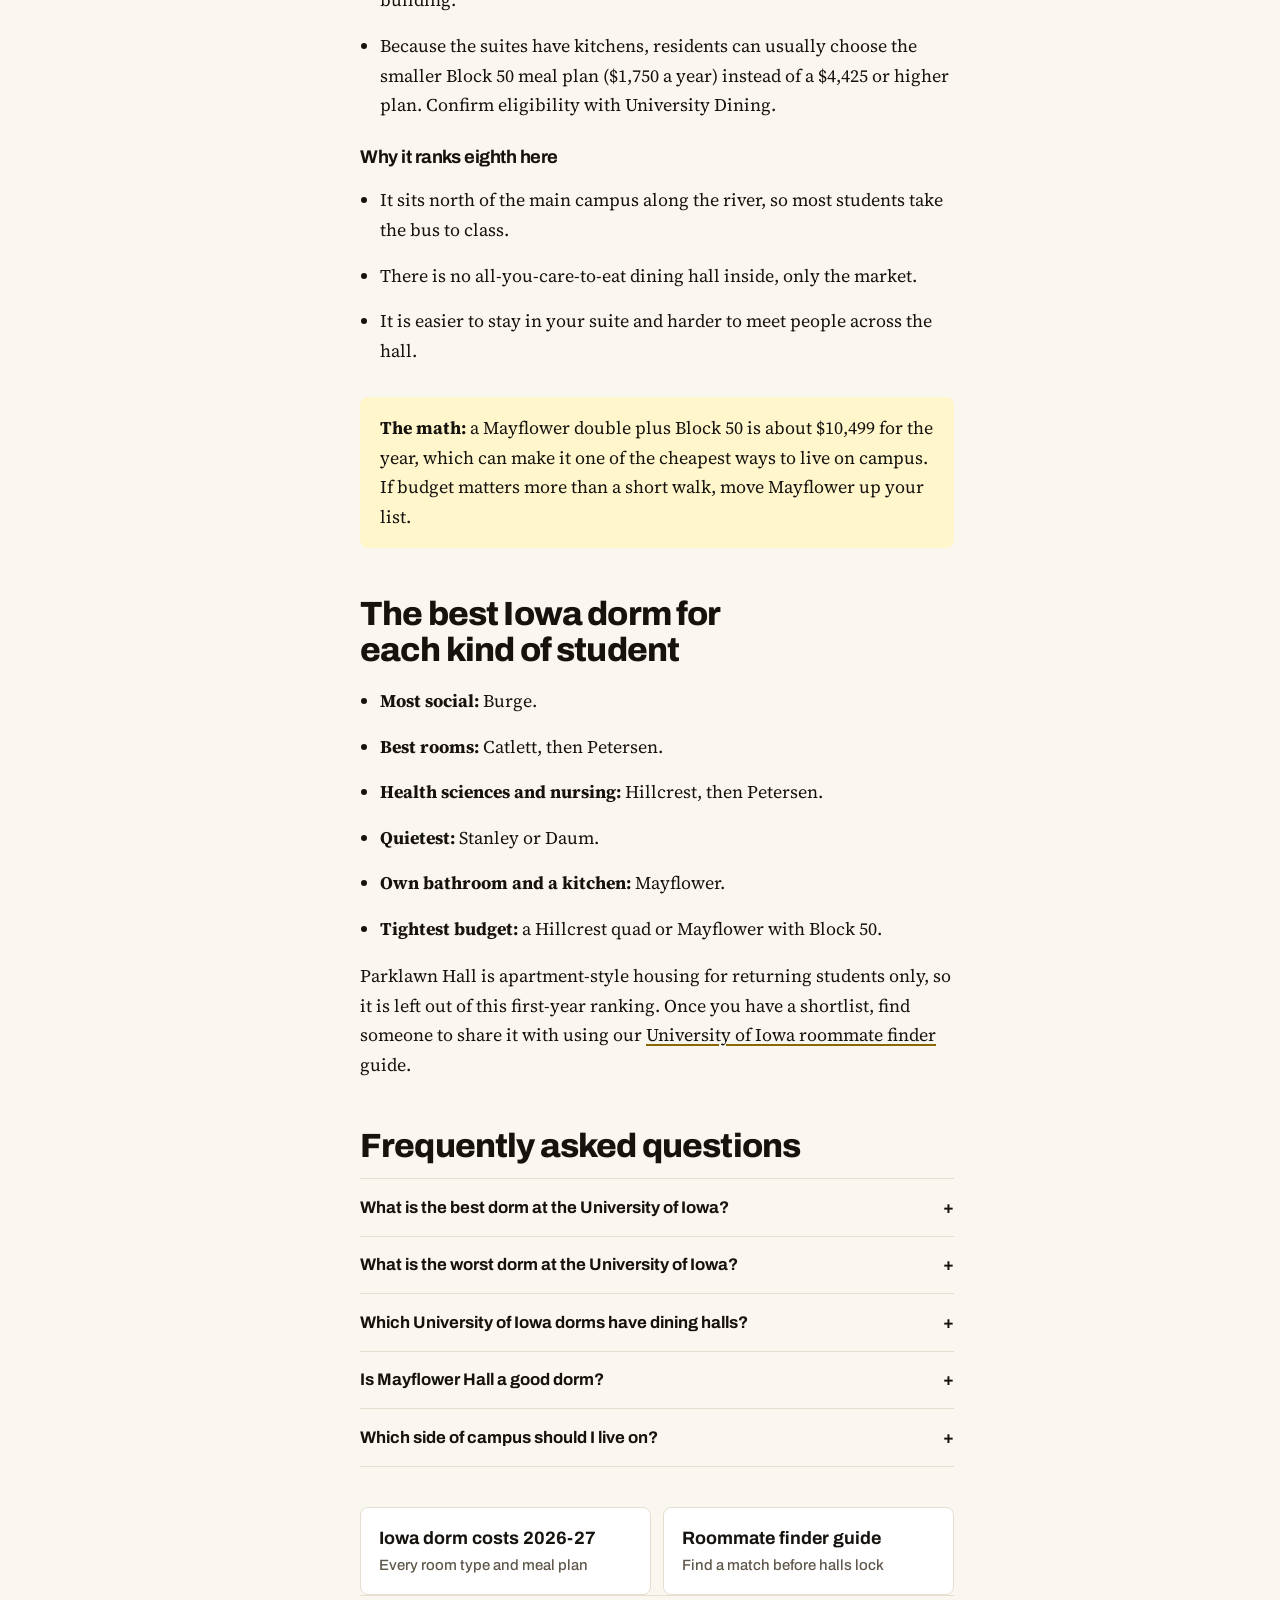
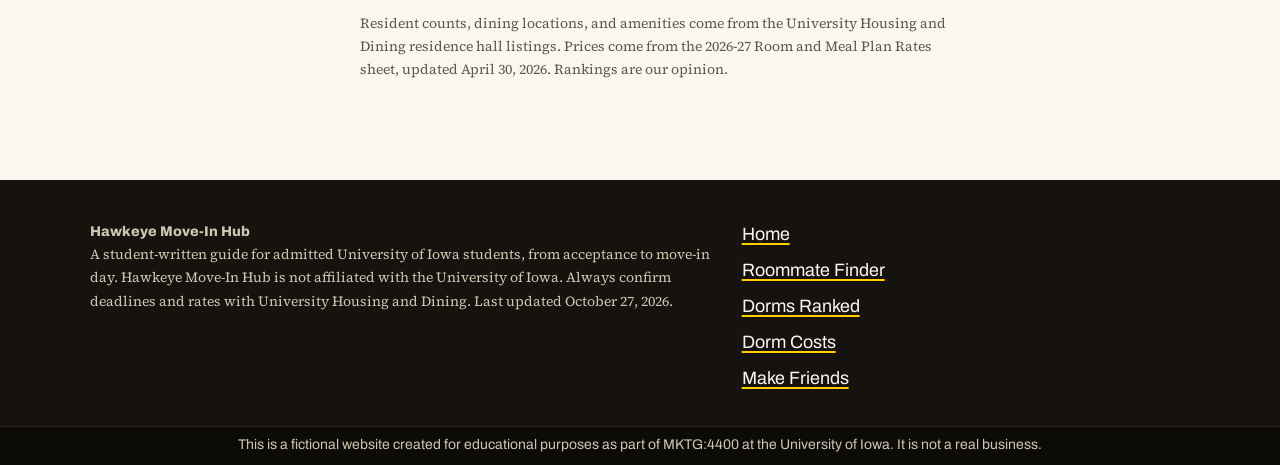
<file: dorms-ranked.html>
<!doctype html>
<html lang="en">
<head>
  <meta charset="utf-8">
  <meta name="viewport" content="width=device-width, initial-scale=1">
  <title>University of Iowa Dorms Ranked, Worst to Best (2026) | Hawkeye Move-In Hub</title>
  <meta name="description" content="All ten University of Iowa first-year residence halls ranked worst to best, with side of campus, dining, room types, and 2026-27 starting prices for each hall.">
  <link rel="canonical" href="https://newvoid9-prog.github.io/hawkeye-move-in-hub/dorms-ranked.html">
  <meta property="og:title" content="University of Iowa Dorms Ranked, Worst to Best (2026) | Hawkeye Move-In Hub">
  <meta property="og:description" content="All ten University of Iowa first-year residence halls ranked worst to best, with side of campus, dining, room types, and 2026-27 starting prices for each hall.">
  <meta property="og:url" content="https://newvoid9-prog.github.io/hawkeye-move-in-hub/dorms-ranked.html">
  <meta property="og:type" content="website">
  <meta name="theme-color" content="#16130f">
  <link rel="icon" href="img/favicon.svg" type="image/svg+xml">
  <link rel="preconnect" href="https://fonts.googleapis.com">
  <link rel="preconnect" href="https://fonts.gstatic.com" crossorigin>
  <link href="https://fonts.googleapis.com/css2?family=Archivo:wdth,wght@100..125,500..800&family=Source+Serif+4:opsz,wght@8..60,400;8..60,600&display=swap" rel="stylesheet">
  <link rel="stylesheet" href="css/style.css?v=c7ec5f00">
  <script type="application/ld+json">{"@context": "https://schema.org", "@type": "BreadcrumbList", "itemListElement": [{"@type": "ListItem", "position": 1, "name": "Home", "item": "https://newvoid9-prog.github.io/hawkeye-move-in-hub/"}, {"@type": "ListItem", "position": 2, "name": "Dorms Ranked", "item": "https://newvoid9-prog.github.io/hawkeye-move-in-hub/dorms-ranked.html"}]}</script>
  <script type="application/ld+json">{"@context": "https://schema.org", "@type": "FAQPage", "mainEntity": [{"@type": "Question", "name": "What is the best dorm at the University of Iowa?", "acceptedAnswer": {"@type": "Answer", "text": "We rank Catlett first: it is the newest and largest hall, sits on the east side near most classes, and has Catlett Market Place in the building. Currier is our pick for the best hall at the standard double price."}}, {"@type": "Question", "name": "What is the worst dorm at the University of Iowa?", "acceptedAnswer": {"@type": "Answer", "text": "Slater and Rienow, the twin west side towers, rank last on most lists, mainly because of the long walk to east side classes and no dining hall in the building."}}, {"@type": "Question", "name": "Which University of Iowa dorms have dining halls?", "acceptedAnswer": {"@type": "Answer", "text": "The three all-you-care-to-eat dining halls are Burge Market Place, Catlett Market Place, and Hillcrest Market Place. Mayflower has a convenience market and Petersen has a grill."}}, {"@type": "Question", "name": "Is Mayflower Hall a good dorm?", "acceptedAnswer": {"@type": "Answer", "text": "It depends on what you value. Mayflower has suites with kitchens and bathrooms and can be one of the cheapest options with the Block 50 meal plan, but it is north of main campus and most residents ride the bus."}}, {"@type": "Question", "name": "Which side of campus should I live on?", "acceptedAnswer": {"@type": "Answer", "text": "Most classroom buildings are on the east side, so east side halls mean shorter walks for most majors. Nursing, pharmacy, and health sciences students often prefer Hillcrest or Petersen on the west side."}}]}</script>
</head>
<body>
  <a class="skip-link" href="#main">Skip to content</a>
  <p class="notice" role="note">This is a fictional website created for educational purposes as part of MKTG:4400 at the University of Iowa. It is not a real business.</p>

  <header class="site-header">
    <div class="wrap">
      <a class="brand" href="./"><span class="brand-mark" aria-hidden="true">HM</span>Hawkeye Move-In Hub</a>
      <nav class="site-nav" aria-label="Main navigation">
        <ul>
          <li><a href="./">Home</a></li>
          <li><a href="roommate-finder.html">Roommate Finder</a></li>
          <li><a href="dorms-ranked.html" aria-current="page">Dorms Ranked</a></li>
          <li><a href="dorm-costs.html">Dorm Costs</a></li>
          <li><a href="make-friends-before-college.html">Make Friends</a></li>
        </ul>
      </nav>
    </div>
  </header>

  <main id="main">
<section class="wrap hero" aria-labelledby="hero-heading">
      <div>
        <nav class="breadcrumb" aria-label="Breadcrumb"><ol><li><a href="./">Home</a></li><li aria-current="page">Dorms Ranked</li></ol></nav>
        <p class="eyebrow">Residence halls</p>
        <h1 id="hero-heading">University of Iowa dorms ranked, <span class="mark">from worst to best</span></h1>
        <p class="lede">Iowa has ten residence halls for first-year students, and they are not equal. We ranked every one on location, room quality, dining, and how easy it is to meet people.</p>
        <p class="byline">By Maya Lindqvist · Updated October 27, 2026 · 8 min read</p>
      </div>
      <div class="hero-art">
        <img src="img/dorms-ranked.svg" width="480" height="360" alt="Bar chart ranking ten University of Iowa residence halls, with Catlett Hall highlighted in gold at number one" fetchpriority="high">
      </div>
    </section>

    <div class="wrap layout">
      <nav class="toc" aria-label="On this page">
        <p>On this page</p>
        <ol>
          <li><a href="#method">How we ranked</a></li>
          <li><a href="#ranking">The ranking</a></li>
          <li><a href="#compare">All halls compared</a></li>
          <li><a href="#mayflower">Mayflower Hall, explained</a></li>
          <li><a href="#best-for">Best hall for you</a></li>
          <li><a href="#faq-heading">FAQ</a></li>
        </ol>
      </nav>

      <article class="prose">
        <aside class="takeaways" aria-labelledby="takeaways-heading">
          <h2 id="takeaways-heading">Key takeaways</h2>
          <ul>
            <li><strong>Best overall:</strong> Catlett, the newest and largest hall, with its own dining hall on the east side.</li>
            <li><strong>Most social:</strong> Burge, with 922 residents and a dining hall in the building.</li>
            <li><strong>Best value:</strong> Mayflower, if you can live with a bus ride, because its suites have kitchens.</li>
            <li>Only three halls hold the all-you-care-to-eat dining halls: <strong>Burge, Catlett, and Hillcrest</strong>.</li>
          </ul>
        </aside>

        <h2 id="method">How we ranked the halls</h2>
        <p>The Iowa River splits campus in two. The east side holds most classroom buildings, downtown Iowa City, and the Pentacrest. The west side holds the hospitals, the health sciences, and Kinnick Stadium. Where your hall sits decides how long your walk to class is, so location carries the most weight. Room quality, a dining hall in the building, and social energy fill out the rest. Resident counts and amenities come from University Housing and Dining; the order is our opinion.</p>

        <h2 id="ranking">The ranking, number 10 to number 1</h2>
        <ol class="halls" aria-label="Residence halls ranked from tenth to first">
          <li class="hall">
            <h3>Slater Hall</h3>
            <ul class="tags"><li><span class="tag tag-west">West side</span></li><li><span class="tag">489 residents</span></li><li><span class="tag">Double $8,749</span></li></ul>
            <p>A west side high-rise with a long walk to most east side classes. It has a music practice room and sits next to the cultural houses, but the nearest dining hall is Hillcrest.</p>
          </li>
          <li class="hall">
            <h3>Rienow Hall</h3>
            <ul class="tags"><li><span class="tag tag-west">West side</span></li><li><span class="tag">488 residents</span></li><li><span class="tag">Double $8,749</span></li></ul>
            <p>Slater's twin tower next door, close to the Field House. Same layout, same walk to Hillcrest for meals, same verdict.</p>
          </li>
          <li class="hall">
            <h3>Mayflower Hall</h3>
            <ul class="tags"><li><span class="tag tag-east">East side, north</span></li><li><span class="tag">810 residents</span></li><li><span class="tag">Suites with kitchens</span></li><li><span class="tag">Double $8,749</span></li></ul>
            <p>Suite-style rooms with an in-suite kitchen and bathroom, a fitness center, and the Mayflower Market convenience store. The catch is location: it sits north along the river, far from the center of campus. <a href="#mayflower">More on Mayflower below.</a></p>
          </li>
          <li class="hall">
            <h3>Stanley Hall</h3>
            <ul class="tags"><li><span class="tag tag-east">East side</span></li><li><span class="tag">354 residents</span></li><li><span class="tag">Double $8,749</span></li></ul>
            <p>Small, quiet, and connected to Currier, with a music practice room. Burge and Catlett are the nearest dining halls. A solid pick if you want calm over chaos.</p>
          </li>
          <li class="hall">
            <h3>Hillcrest Hall</h3>
            <ul class="tags"><li><span class="tag tag-west">West side</span></li><li><span class="tag">823 residents</span></li><li><span class="tag">Dining hall inside</span></li><li><span class="tag">Quad $6,460</span></li></ul>
            <p>The anchor of the west side, with Hillcrest Market Place and Grand Avenue Market in the building, a fitness center, and the health sciences campus next door. It also has the cheapest room on campus, the Hillcrest quad. Far from everything else.</p>
          </li>
          <li class="hall">
            <h3>Daum Hall</h3>
            <ul class="tags"><li><span class="tag tag-east">East side</span></li><li><span class="tag">344 residents</span></li><li><span class="tag">Double $8,749</span></li></ul>
            <p>The smallest first-year hall, but on the east side and a short walk from almost everything. Location carries it.</p>
          </li>
          <li class="hall">
            <h3>Burge Hall</h3>
            <ul class="tags"><li><span class="tag tag-east">East side</span></li><li><span class="tag">922 residents</span></li><li><span class="tag">Dining hall inside</span></li><li><span class="tag">Double $8,749</span></li></ul>
            <p>Burge Market Place and Clinton Street Market are in the building, and so are 922 first-years. If you want to meet people fast, this is it.</p>
          </li>
          <li class="hall">
            <h3>Petersen Hall</h3>
            <ul class="tags"><li><span class="tag tag-west">West side</span></li><li><span class="tag">501 residents</span></li><li><span class="tag">Double $10,048</span></li></ul>
            <p>The newer west side hall, with modern rooms, a neighborhood learning commons, and Yella's at Black's Gold Grill downstairs. Hillcrest Market Place is next door. Its doubles cost $1,299 more than a standard double.</p>
          </li>
          <li class="hall">
            <h3>Currier Hall</h3>
            <ul class="tags"><li><span class="tag tag-east">East side</span></li><li><span class="tag">628 residents</span></li><li><span class="tag">Double $8,749</span></li></ul>
            <p>Historic and good looking, with a fitness center, computer lab, and community room, a short walk to both Burge and Catlett for meals. Great location at the standard price. The safe great pick.</p>
          </li>
          <li class="hall">
            <h3>Catlett Hall</h3>
            <ul class="tags"><li><span class="tag tag-east">East side</span></li><li><span class="tag">1,049 residents</span></li><li><span class="tag">Dining hall inside</span></li><li><span class="tag">Double $10,048</span></li></ul>
            <p>The newest and largest hall on campus, on the east bank of the river with Catlett Market Place in the building and a short walk to class. It costs more, and it is still the one everyone requests first.</p>
          </li>
        </ol>

        <h2 id="compare">All University of Iowa residence halls compared</h2>
        <div class="table-scroll">
          <table>
            <caption>First-year halls at a glance, 2026-27</caption>
            <thead><tr><th scope="col">Hall</th><th scope="col">Side</th><th scope="col" class="hide-sm">Residents</th><th scope="col">Dining hall inside</th><th scope="col">Double, per year</th></tr></thead>
            <tbody>
              <tr><td>Burge</td><td>East</td><td class="num hide-sm">922</td><td>Yes</td><td class="num">$8,749</td></tr>
              <tr><td>Catlett</td><td>East</td><td class="num hide-sm">1,049</td><td>Yes</td><td class="num">$10,048</td></tr>
              <tr><td>Currier</td><td>East</td><td class="num hide-sm">628</td><td>No</td><td class="num">$8,749</td></tr>
              <tr><td>Daum</td><td>East</td><td class="num hide-sm">344</td><td>No</td><td class="num">$8,749</td></tr>
              <tr><td>Hillcrest</td><td>West</td><td class="num hide-sm">823</td><td>Yes</td><td class="num">$8,749</td></tr>
              <tr><td>Mayflower</td><td>East</td><td class="num hide-sm">810</td><td>Store only</td><td class="num">$8,749</td></tr>
              <tr><td>Petersen</td><td>West</td><td class="num hide-sm">501</td><td>Grill only</td><td class="num">$10,048</td></tr>
              <tr><td>Rienow</td><td>West</td><td class="num hide-sm">488</td><td>No</td><td class="num">$8,749</td></tr>
              <tr><td>Slater</td><td>West</td><td class="num hide-sm">489</td><td>No</td><td class="num">$8,749</td></tr>
              <tr><td>Stanley</td><td>East</td><td class="num hide-sm">354</td><td>No</td><td class="num">$8,749</td></tr>
            </tbody>
          </table>
        </div>
        <p>Double prices include $120 in laundry dollars. See every room type on our <a href="dorm-costs.html">University of Iowa dorm costs</a> page.</p>

        <h2 id="mayflower">Mayflower Hall, explained</h2>
        <p>More people search for Mayflower Hall than any other Iowa dorm, and it is the hall students argue about most. Here is the honest case for and against.</p>
        <h3>Why students love it</h3>
        <ul>
          <li>Suite-style rooms with an in-suite kitchen and bathroom, so no shared hall bathroom.</li>
          <li>A fitness center and the Mayflower Market convenience store in the building.</li>
          <li>Because the suites have kitchens, residents can usually choose the smaller Block 50 meal plan ($1,750 a year) instead of a $4,425 or higher plan. Confirm eligibility with University Dining.</li>
        </ul>
        <h3>Why it ranks eighth here</h3>
        <ul>
          <li>It sits north of the main campus along the river, so most students take the bus to class.</li>
          <li>There is no all-you-care-to-eat dining hall inside, only the market.</li>
          <li>It is easier to stay in your suite and harder to meet people across the hall.</li>
        </ul>
        <div class="callout">
          <p><strong>The math:</strong> a Mayflower double plus Block 50 is about $10,499 for the year, which can make it one of the cheapest ways to live on campus. If budget matters more than a short walk, move Mayflower up your list.</p>
        </div>

        <h2 id="best-for">The best Iowa dorm for each kind of student</h2>
        <ul>
          <li><strong>Most social:</strong> Burge.</li>
          <li><strong>Best rooms:</strong> Catlett, then Petersen.</li>
          <li><strong>Health sciences and nursing:</strong> Hillcrest, then Petersen.</li>
          <li><strong>Quietest:</strong> Stanley or Daum.</li>
          <li><strong>Own bathroom and a kitchen:</strong> Mayflower.</li>
          <li><strong>Tightest budget:</strong> a Hillcrest quad or Mayflower with Block 50.</li>
        </ul>
        <p>Parklawn Hall is apartment-style housing for returning students only, so it is left out of this first-year ranking. Once you have a shortlist, find someone to share it with using our <a href="roommate-finder.html">University of Iowa roommate finder</a> guide.</p>

        <section class="faq" aria-labelledby="faq-heading">
<h2 id="faq-heading">Frequently asked questions</h2>
<details><summary>What is the best dorm at the University of Iowa?</summary><p>We rank Catlett first: it is the newest and largest hall, sits on the east side near most classes, and has Catlett Market Place in the building. Currier is our pick for the best hall at the standard double price.</p></details>
<details><summary>What is the worst dorm at the University of Iowa?</summary><p>Slater and Rienow, the twin west side towers, rank last on most lists, mainly because of the long walk to east side classes and no dining hall in the building.</p></details>
<details><summary>Which University of Iowa dorms have dining halls?</summary><p>The three all-you-care-to-eat dining halls are Burge Market Place, Catlett Market Place, and Hillcrest Market Place. Mayflower has a convenience market and Petersen has a grill.</p></details>
<details><summary>Is Mayflower Hall a good dorm?</summary><p>It depends on what you value. Mayflower has suites with kitchens and bathrooms and can be one of the cheapest options with the Block 50 meal plan, but it is north of main campus and most residents ride the bus.</p></details>
<details><summary>Which side of campus should I live on?</summary><p>Most classroom buildings are on the east side, so east side halls mean shorter walks for most majors. Nursing, pharmacy, and health sciences students often prefer Hillcrest or Petersen on the west side.</p></details>
</section>

        <nav class="related" aria-label="Related guides">
          <a href="dorm-costs.html">Iowa dorm costs 2026-27<small>Every room type and meal plan</small></a>
          <a href="roommate-finder.html">Roommate finder guide<small>Find a match before halls lock</small></a>
        </nav>
        <p class="source-note">Resident counts, dining locations, and amenities come from the University Housing and Dining residence hall listings. Prices come from the 2026-27 Room and Meal Plan Rates sheet, updated April 30, 2026. Rankings are our opinion.</p>
      </article>
    </div>
  </main>

  <footer class="site-footer">
    <div class="wrap">
      <div>
        <p class="footer-brand">Hawkeye Move-In Hub</p>
        <p>A student-written guide for admitted University of Iowa students, from acceptance to move-in day. Hawkeye Move-In Hub is not affiliated with the University of Iowa. Always confirm deadlines and rates with University Housing and Dining. Last updated October 27, 2026.</p>
      </div>
      <nav aria-label="Footer navigation">
        <ul>
          <li><a href="./">Home</a></li>
          <li><a href="roommate-finder.html">Roommate Finder</a></li>
          <li><a href="dorms-ranked.html">Dorms Ranked</a></li>
          <li><a href="dorm-costs.html">Dorm Costs</a></li>
          <li><a href="make-friends-before-college.html">Make Friends</a></li>
        </ul>
      </nav>
    </div>
    <p class="notice" role="note">This is a fictional website created for educational purposes as part of MKTG:4400 at the University of Iowa. It is not a real business.</p>
  </footer>
</body>
</html>
</file>
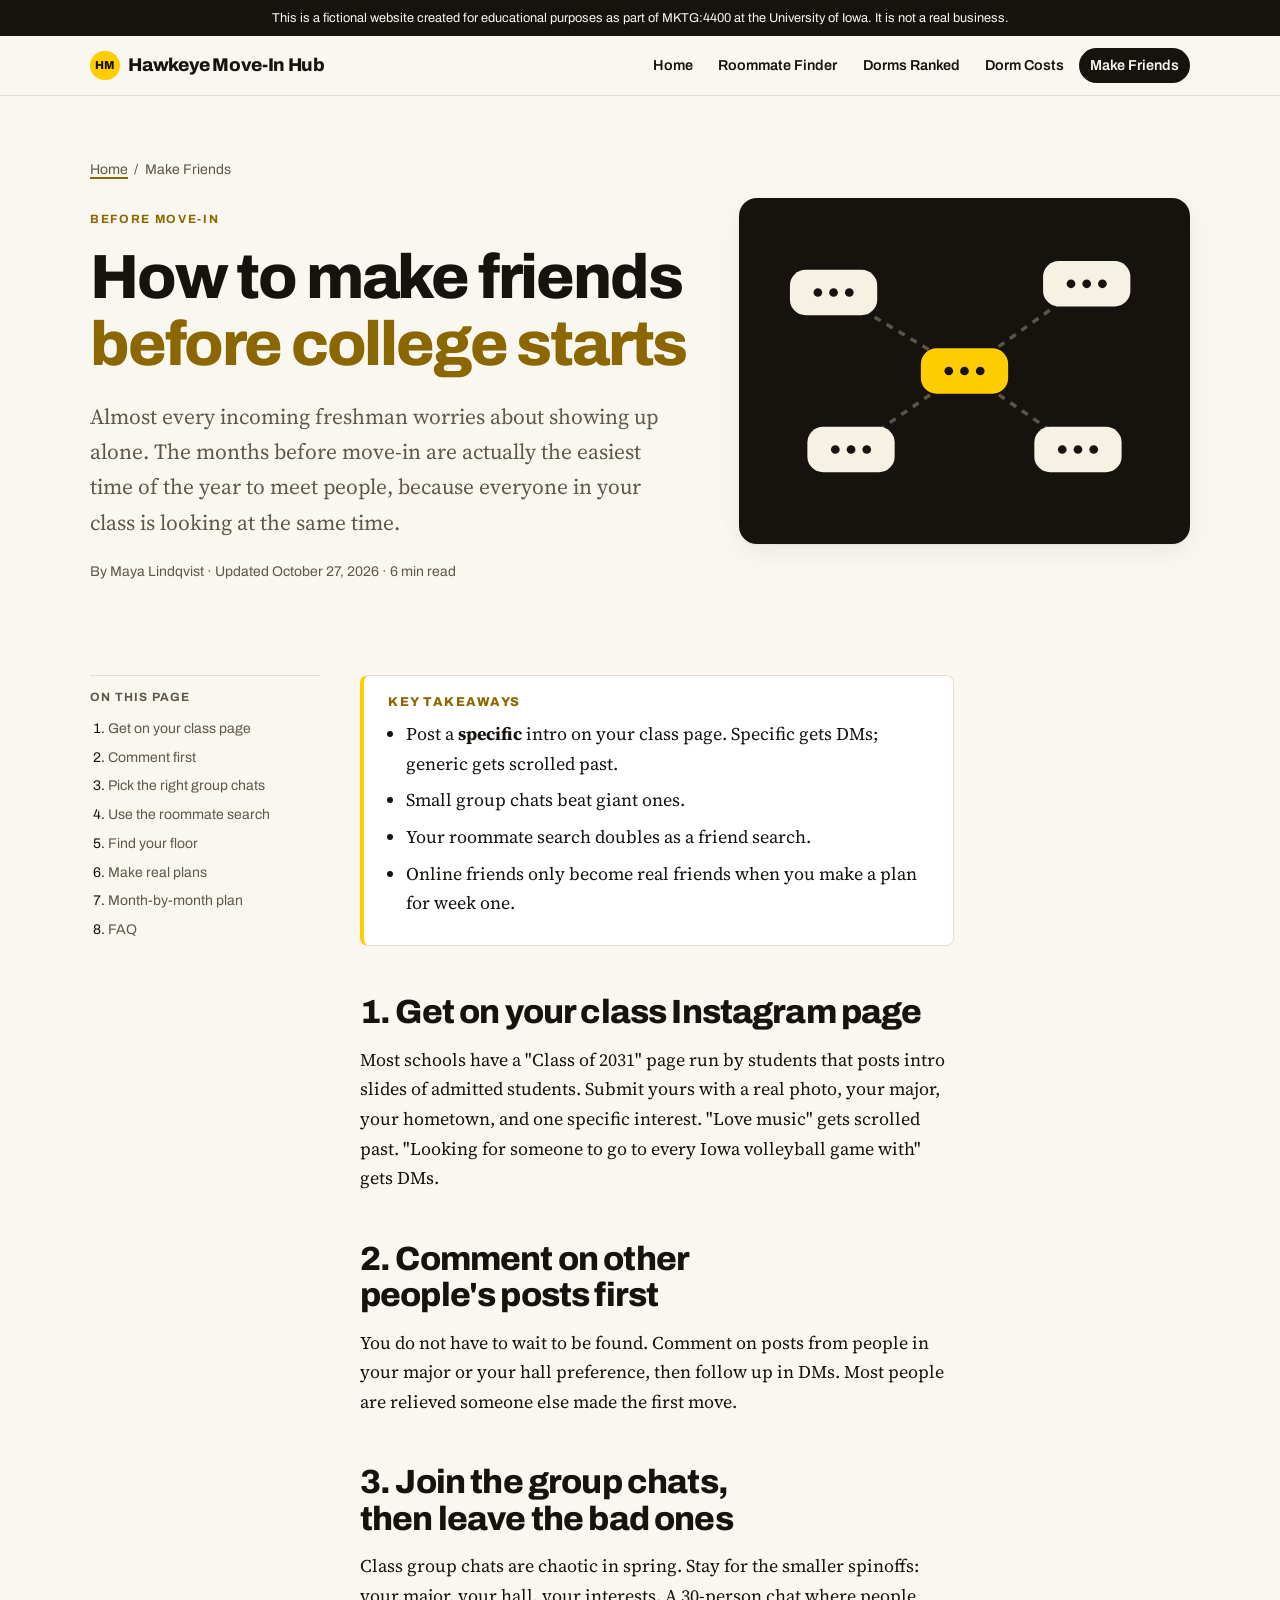
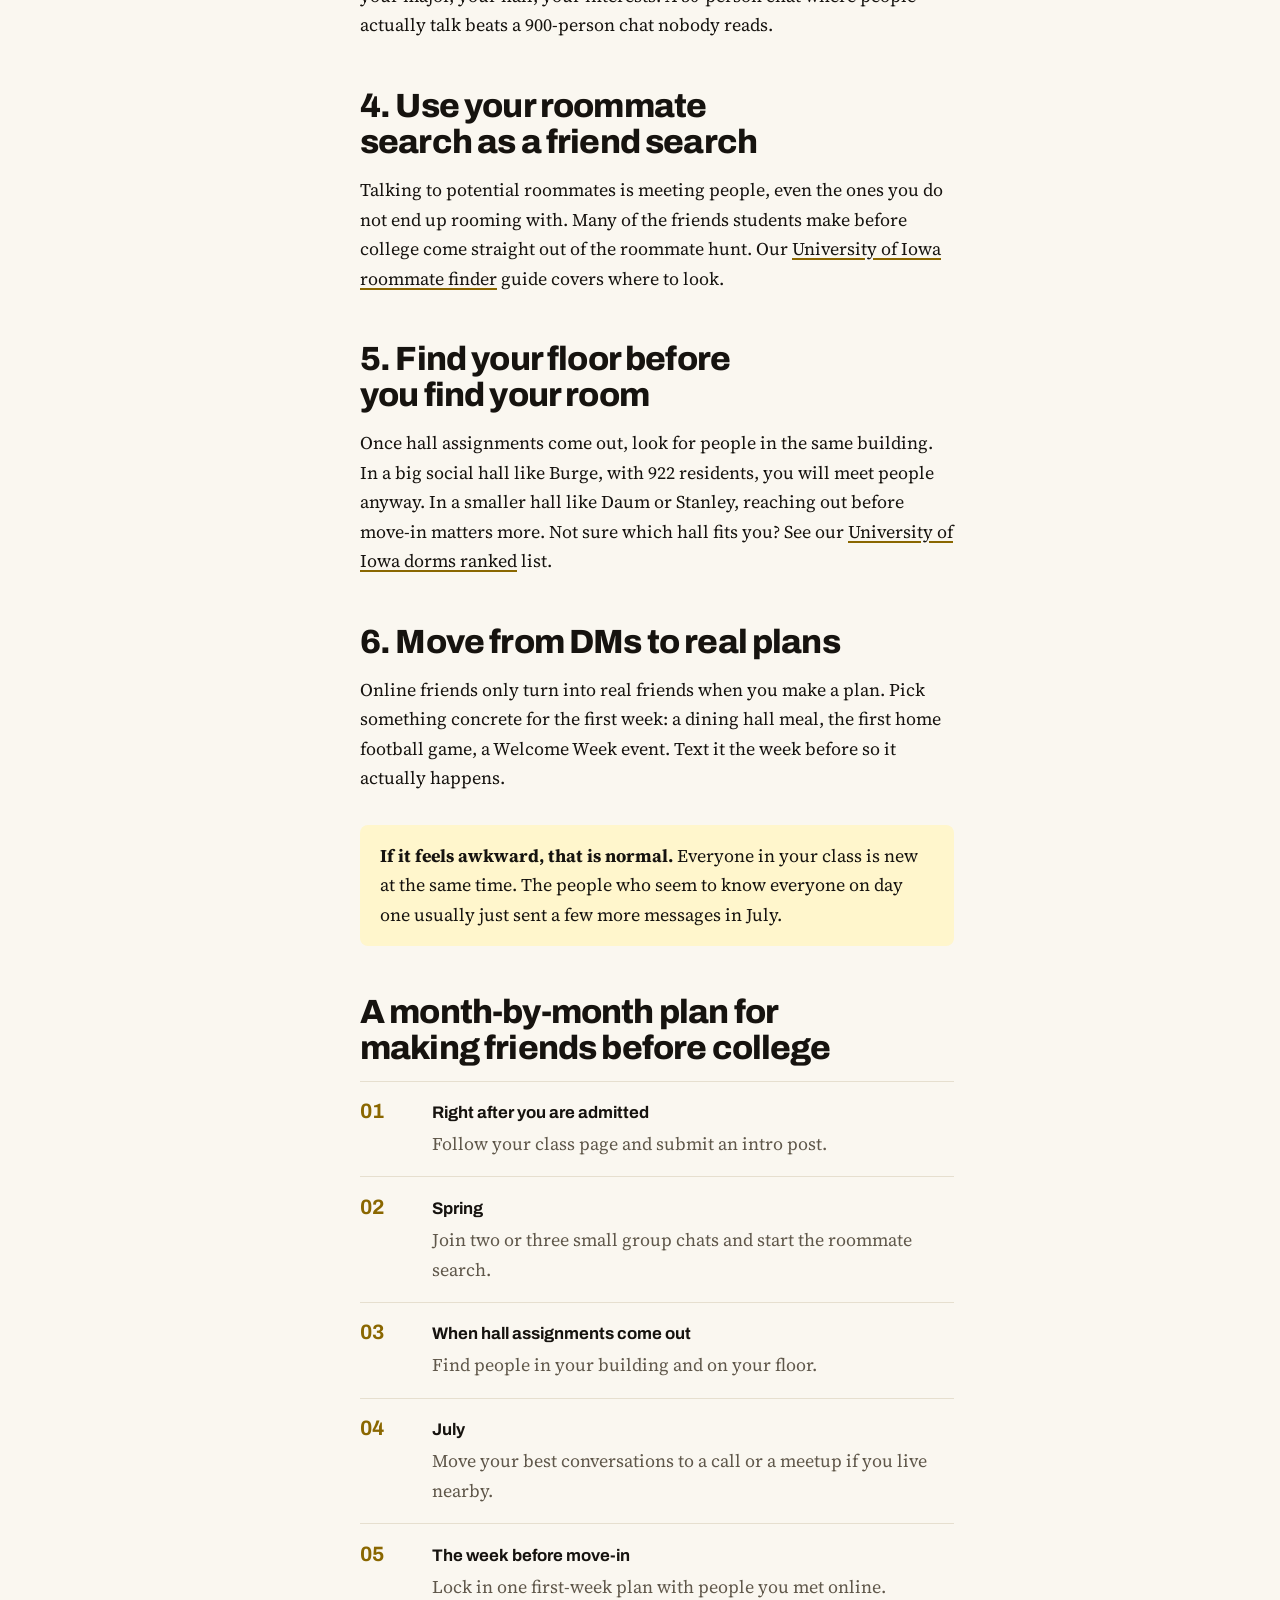
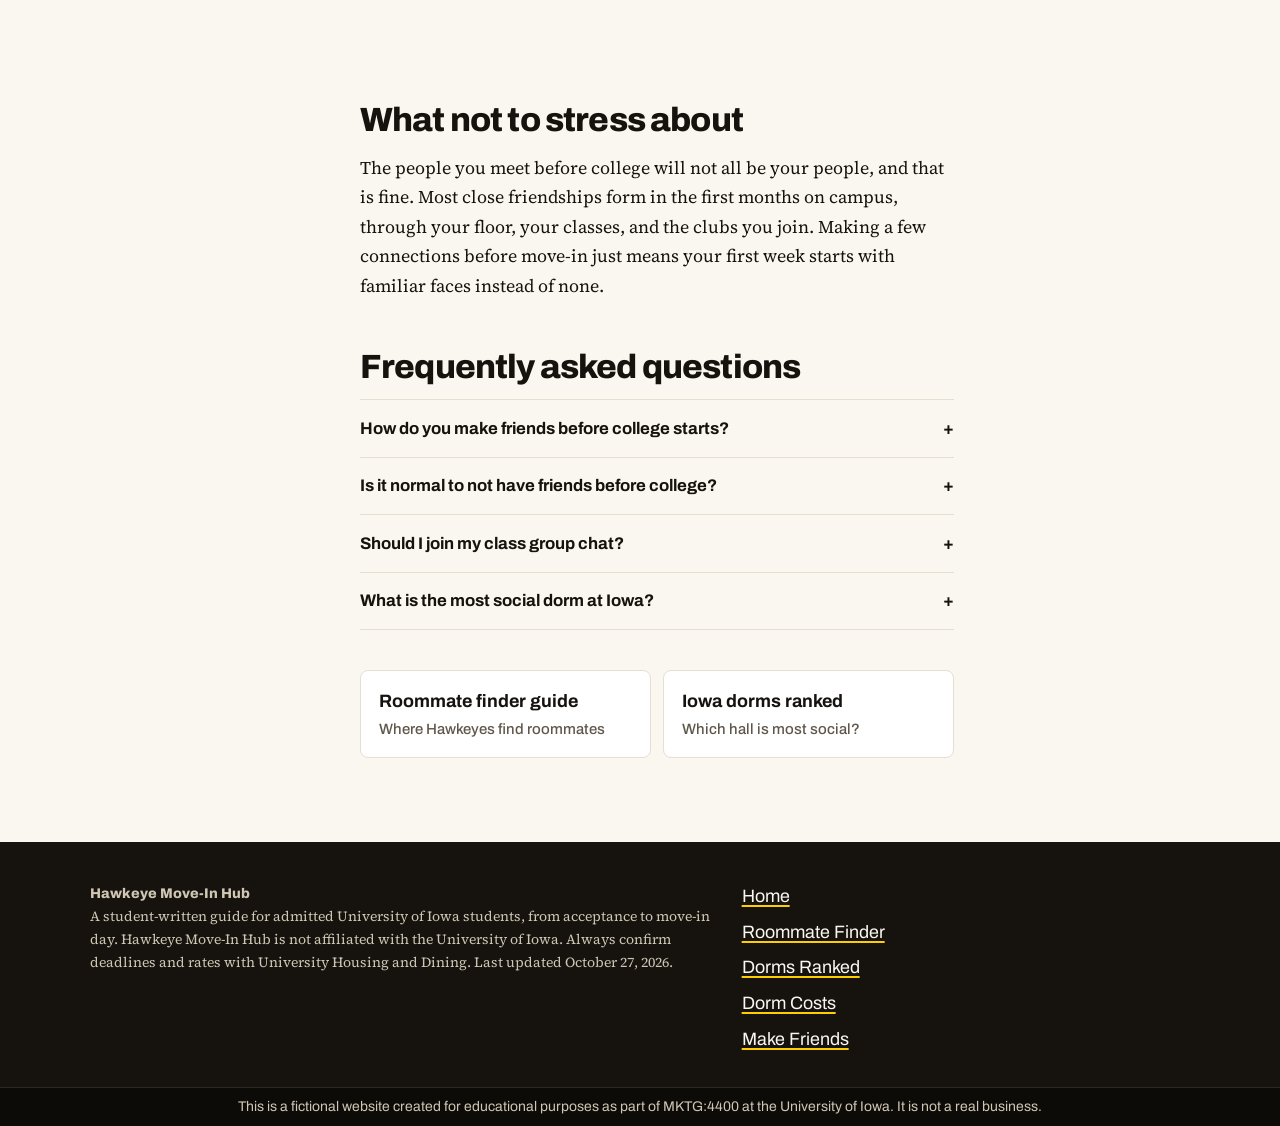
<file: make-friends-before-college.html>
<!doctype html>
<html lang="en">
<head>
  <meta charset="utf-8">
  <meta name="viewport" content="width=device-width, initial-scale=1">
  <title>How to Make Friends Before College Starts: 6 Things That Work | Hawkeye Move-In Hub</title>
  <meta name="description" content="How to make friends before college starts: six practical steps for incoming freshmen, from class Instagram pages to your future floor, so move-in day is not day one.">
  <link rel="canonical" href="https://newvoid9-prog.github.io/hawkeye-move-in-hub/make-friends-before-college.html">
  <meta property="og:title" content="How to Make Friends Before College Starts: 6 Things That Work | Hawkeye Move-In Hub">
  <meta property="og:description" content="How to make friends before college starts: six practical steps for incoming freshmen, from class Instagram pages to your future floor, so move-in day is not day one.">
  <meta property="og:url" content="https://newvoid9-prog.github.io/hawkeye-move-in-hub/make-friends-before-college.html">
  <meta property="og:type" content="website">
  <meta name="theme-color" content="#16130f">
  <link rel="icon" href="img/favicon.svg" type="image/svg+xml">
  <link rel="preconnect" href="https://fonts.googleapis.com">
  <link rel="preconnect" href="https://fonts.gstatic.com" crossorigin>
  <link href="https://fonts.googleapis.com/css2?family=Archivo:wdth,wght@100..125,500..800&family=Source+Serif+4:opsz,wght@8..60,400;8..60,600&display=swap" rel="stylesheet">
  <link rel="stylesheet" href="css/style.css?v=c7ec5f00">
  <script type="application/ld+json">{"@context": "https://schema.org", "@type": "BreadcrumbList", "itemListElement": [{"@type": "ListItem", "position": 1, "name": "Home", "item": "https://newvoid9-prog.github.io/hawkeye-move-in-hub/"}, {"@type": "ListItem", "position": 2, "name": "Make Friends", "item": "https://newvoid9-prog.github.io/hawkeye-move-in-hub/make-friends-before-college.html"}]}</script>
  <script type="application/ld+json">{"@context": "https://schema.org", "@type": "FAQPage", "mainEntity": [{"@type": "Question", "name": "How do you make friends before college starts?", "acceptedAnswer": {"@type": "Answer", "text": "Post a specific intro on your class Instagram page, comment on other students' posts, join a few small group chats, and turn the best conversations into a concrete plan for your first week on campus."}}, {"@type": "Question", "name": "Is it normal to not have friends before college?", "acceptedAnswer": {"@type": "Answer", "text": "Yes. Most incoming freshmen arrive knowing only a few people, if any, and most close college friendships form in the first months on campus."}}, {"@type": "Question", "name": "Should I join my class group chat?", "acceptedAnswer": {"@type": "Answer", "text": "Join it, but spend your time in the smaller spinoff chats for your major, hall, or interests, where people actually talk."}}, {"@type": "Question", "name": "What is the most social dorm at Iowa?", "acceptedAnswer": {"@type": "Answer", "text": "Burge Hall, with 922 residents and a dining hall in the building, is the easiest place to meet a lot of people quickly."}}]}</script>
</head>
<body>
  <a class="skip-link" href="#main">Skip to content</a>
  <p class="notice" role="note">This is a fictional website created for educational purposes as part of MKTG:4400 at the University of Iowa. It is not a real business.</p>

  <header class="site-header">
    <div class="wrap">
      <a class="brand" href="./"><span class="brand-mark" aria-hidden="true">HM</span>Hawkeye Move-In Hub</a>
      <nav class="site-nav" aria-label="Main navigation">
        <ul>
          <li><a href="./">Home</a></li>
          <li><a href="roommate-finder.html">Roommate Finder</a></li>
          <li><a href="dorms-ranked.html">Dorms Ranked</a></li>
          <li><a href="dorm-costs.html">Dorm Costs</a></li>
          <li><a href="make-friends-before-college.html" aria-current="page">Make Friends</a></li>
        </ul>
      </nav>
    </div>
  </header>

  <main id="main">
<section class="wrap hero" aria-labelledby="hero-heading">
      <div>
        <nav class="breadcrumb" aria-label="Breadcrumb"><ol><li><a href="./">Home</a></li><li aria-current="page">Make Friends</li></ol></nav>
        <p class="eyebrow">Before move-in</p>
        <h1 id="hero-heading">How to make friends <span class="mark">before college starts</span></h1>
        <p class="lede">Almost every incoming freshman worries about showing up alone. The months before move-in are actually the easiest time of the year to meet people, because everyone in your class is looking at the same time.</p>
        <p class="byline">By Maya Lindqvist · Updated October 27, 2026 · 6 min read</p>
      </div>
      <div class="hero-art">
        <img src="img/make-friends.svg" width="480" height="360" alt="Chat bubbles connecting incoming freshmen who met online before college started" fetchpriority="high">
      </div>
    </section>

    <div class="wrap layout">
      <nav class="toc" aria-label="On this page">
        <p>On this page</p>
        <ol>
          <li><a href="#step-1">Get on your class page</a></li>
          <li><a href="#step-2">Comment first</a></li>
          <li><a href="#step-3">Pick the right group chats</a></li>
          <li><a href="#step-4">Use the roommate search</a></li>
          <li><a href="#step-5">Find your floor</a></li>
          <li><a href="#step-6">Make real plans</a></li>
          <li><a href="#timeline">Month-by-month plan</a></li>
          <li><a href="#faq-heading">FAQ</a></li>
        </ol>
      </nav>

      <article class="prose">
        <aside class="takeaways" aria-labelledby="takeaways-heading">
          <h2 id="takeaways-heading">Key takeaways</h2>
          <ul>
            <li>Post a <strong>specific</strong> intro on your class page. Specific gets DMs; generic gets scrolled past.</li>
            <li>Small group chats beat giant ones.</li>
            <li>Your roommate search doubles as a friend search.</li>
            <li>Online friends only become real friends when you make a plan for week one.</li>
          </ul>
        </aside>

        <h2 id="step-1">1. Get on your class Instagram page</h2>
        <p>Most schools have a "Class of 2031" page run by students that posts intro slides of admitted students. Submit yours with a real photo, your major, your hometown, and one specific interest. "Love music" gets scrolled past. "Looking for someone to go to every Iowa volleyball game with" gets DMs.</p>

        <h2 id="step-2">2. Comment on other people's posts first</h2>
        <p>You do not have to wait to be found. Comment on posts from people in your major or your hall preference, then follow up in DMs. Most people are relieved someone else made the first move.</p>

        <h2 id="step-3">3. Join the group chats, then leave the bad ones</h2>
        <p>Class group chats are chaotic in spring. Stay for the smaller spinoffs: your major, your hall, your interests. A 30-person chat where people actually talk beats a 900-person chat nobody reads.</p>

        <h2 id="step-4">4. Use your roommate search as a friend search</h2>
        <p>Talking to potential roommates is meeting people, even the ones you do not end up rooming with. Many of the friends students make before college come straight out of the roommate hunt. Our <a href="roommate-finder.html">University of Iowa roommate finder</a> guide covers where to look.</p>

        <h2 id="step-5">5. Find your floor before you find your room</h2>
        <p>Once hall assignments come out, look for people in the same building. In a big social hall like Burge, with 922 residents, you will meet people anyway. In a smaller hall like Daum or Stanley, reaching out before move-in matters more. Not sure which hall fits you? See our <a href="dorms-ranked.html">University of Iowa dorms ranked</a> list.</p>

        <h2 id="step-6">6. Move from DMs to real plans</h2>
        <p>Online friends only turn into real friends when you make a plan. Pick something concrete for the first week: a dining hall meal, the first home football game, a Welcome Week event. Text it the week before so it actually happens.</p>

        <div class="callout">
          <p><strong>If it feels awkward, that is normal.</strong> Everyone in your class is new at the same time. The people who seem to know everyone on day one usually just sent a few more messages in July.</p>
        </div>

        <h2 id="timeline">A month-by-month plan for making friends before college</h2>
        <ol class="steps">
          <li><strong>Right after you are admitted</strong><span>Follow your class page and submit an intro post.</span></li>
          <li><strong>Spring</strong><span>Join two or three small group chats and start the roommate search.</span></li>
          <li><strong>When hall assignments come out</strong><span>Find people in your building and on your floor.</span></li>
          <li><strong>July</strong><span>Move your best conversations to a call or a meetup if you live nearby.</span></li>
          <li><strong>The week before move-in</strong><span>Lock in one first-week plan with people you met online.</span></li>
        </ol>

        <h2 id="no-stress">What not to stress about</h2>
        <p>The people you meet before college will not all be your people, and that is fine. Most close friendships form in the first months on campus, through your floor, your classes, and the clubs you join. Making a few connections before move-in just means your first week starts with familiar faces instead of none.</p>

        <section class="faq" aria-labelledby="faq-heading">
<h2 id="faq-heading">Frequently asked questions</h2>
<details><summary>How do you make friends before college starts?</summary><p>Post a specific intro on your class Instagram page, comment on other students' posts, join a few small group chats, and turn the best conversations into a concrete plan for your first week on campus.</p></details>
<details><summary>Is it normal to not have friends before college?</summary><p>Yes. Most incoming freshmen arrive knowing only a few people, if any, and most close college friendships form in the first months on campus.</p></details>
<details><summary>Should I join my class group chat?</summary><p>Join it, but spend your time in the smaller spinoff chats for your major, hall, or interests, where people actually talk.</p></details>
<details><summary>What is the most social dorm at Iowa?</summary><p>Burge Hall, with 922 residents and a dining hall in the building, is the easiest place to meet a lot of people quickly.</p></details>
</section>

        <nav class="related" aria-label="Related guides">
          <a href="roommate-finder.html">Roommate finder guide<small>Where Hawkeyes find roommates</small></a>
          <a href="dorms-ranked.html">Iowa dorms ranked<small>Which hall is most social?</small></a>
        </nav>
      </article>
    </div>
  </main>

  <footer class="site-footer">
    <div class="wrap">
      <div>
        <p class="footer-brand">Hawkeye Move-In Hub</p>
        <p>A student-written guide for admitted University of Iowa students, from acceptance to move-in day. Hawkeye Move-In Hub is not affiliated with the University of Iowa. Always confirm deadlines and rates with University Housing and Dining. Last updated October 27, 2026.</p>
      </div>
      <nav aria-label="Footer navigation">
        <ul>
          <li><a href="./">Home</a></li>
          <li><a href="roommate-finder.html">Roommate Finder</a></li>
          <li><a href="dorms-ranked.html">Dorms Ranked</a></li>
          <li><a href="dorm-costs.html">Dorm Costs</a></li>
          <li><a href="make-friends-before-college.html">Make Friends</a></li>
        </ul>
      </nav>
    </div>
    <p class="notice" role="note">This is a fictional website created for educational purposes as part of MKTG:4400 at the University of Iowa. It is not a real business.</p>
  </footer>
</body>
</html>
</file>
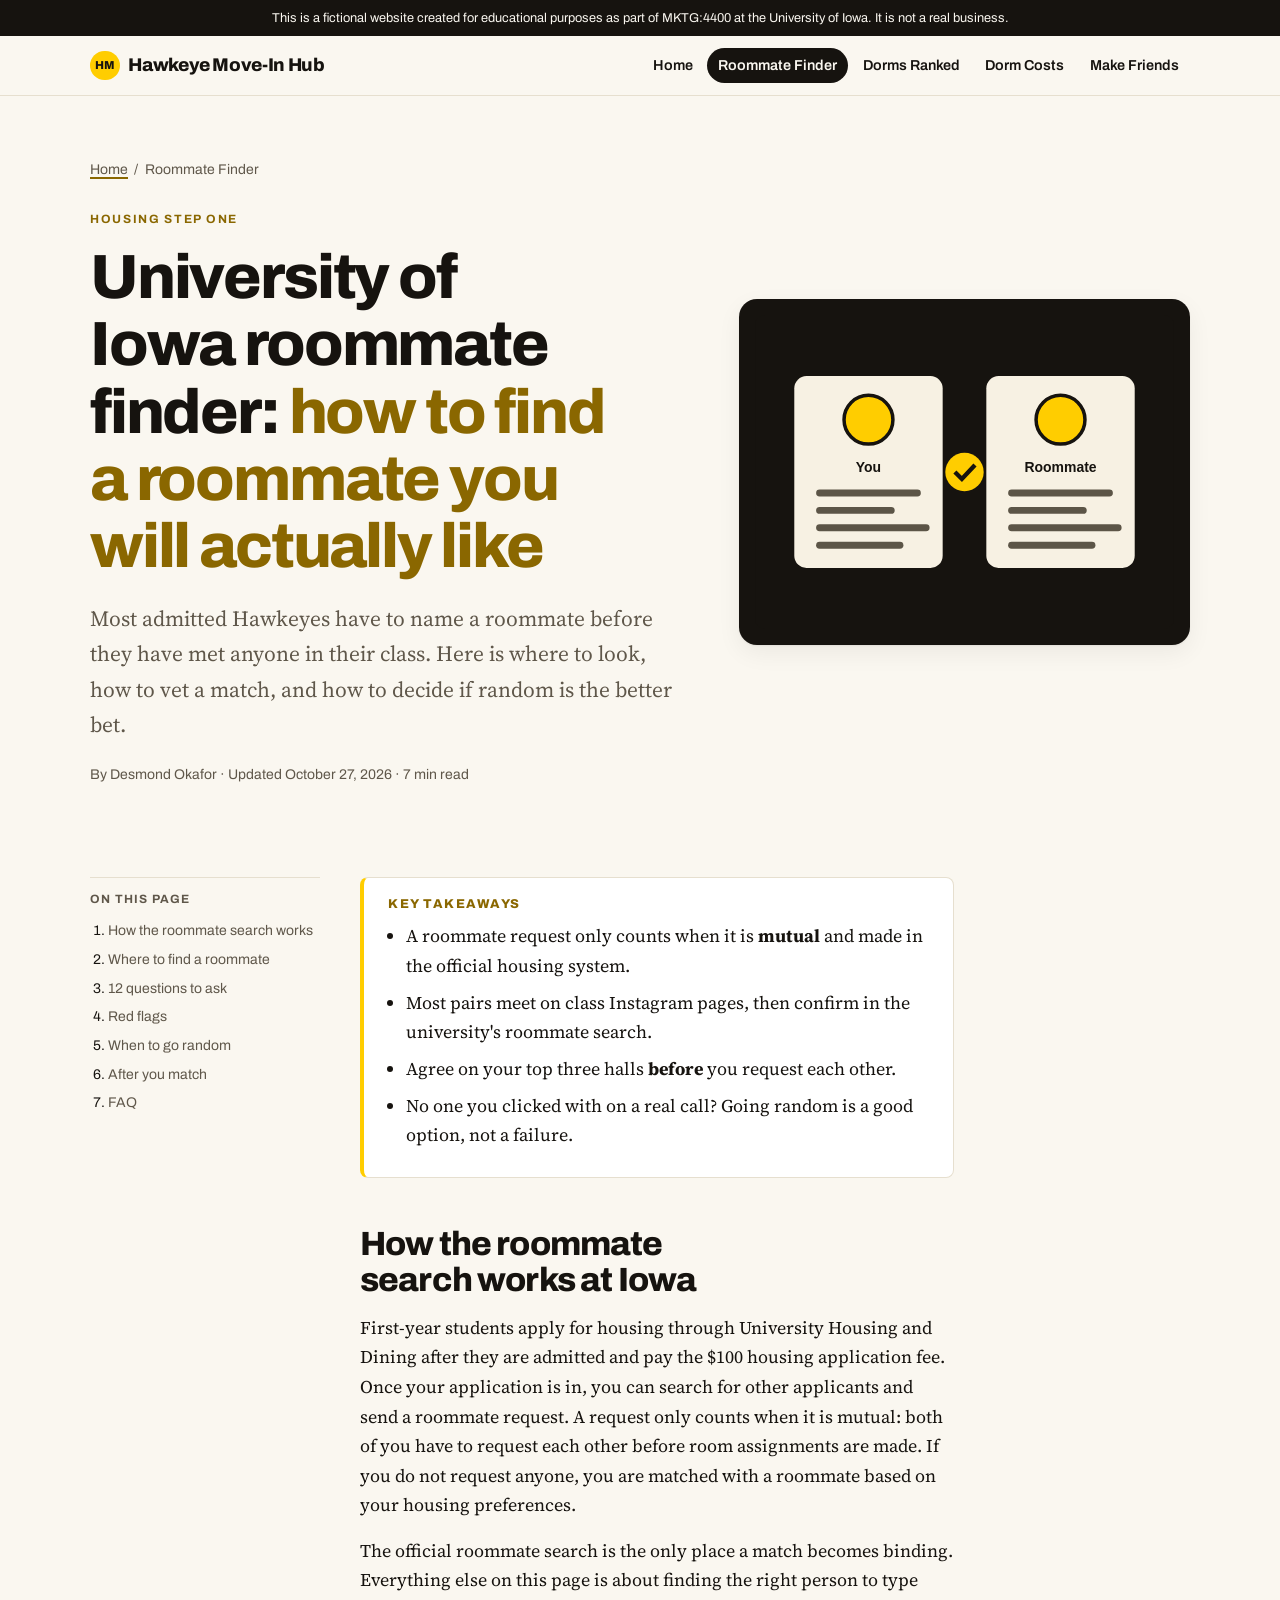
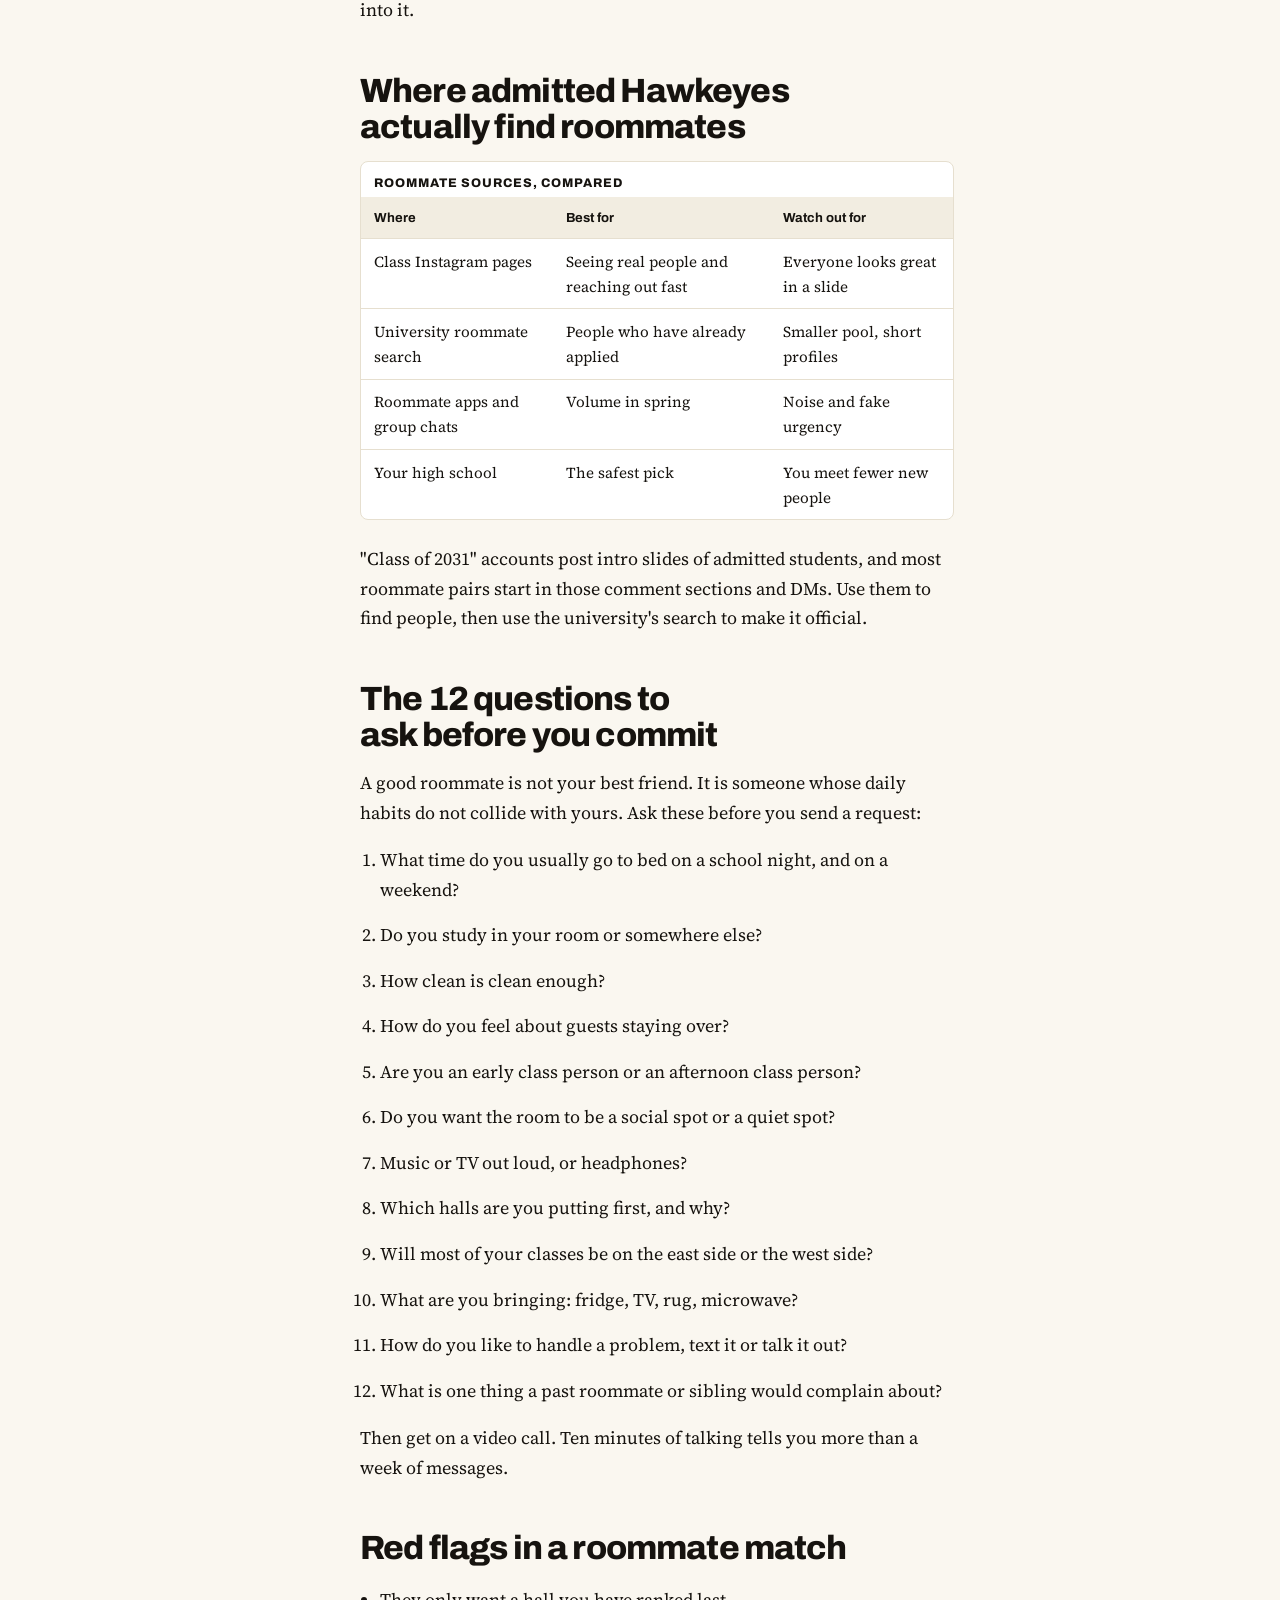
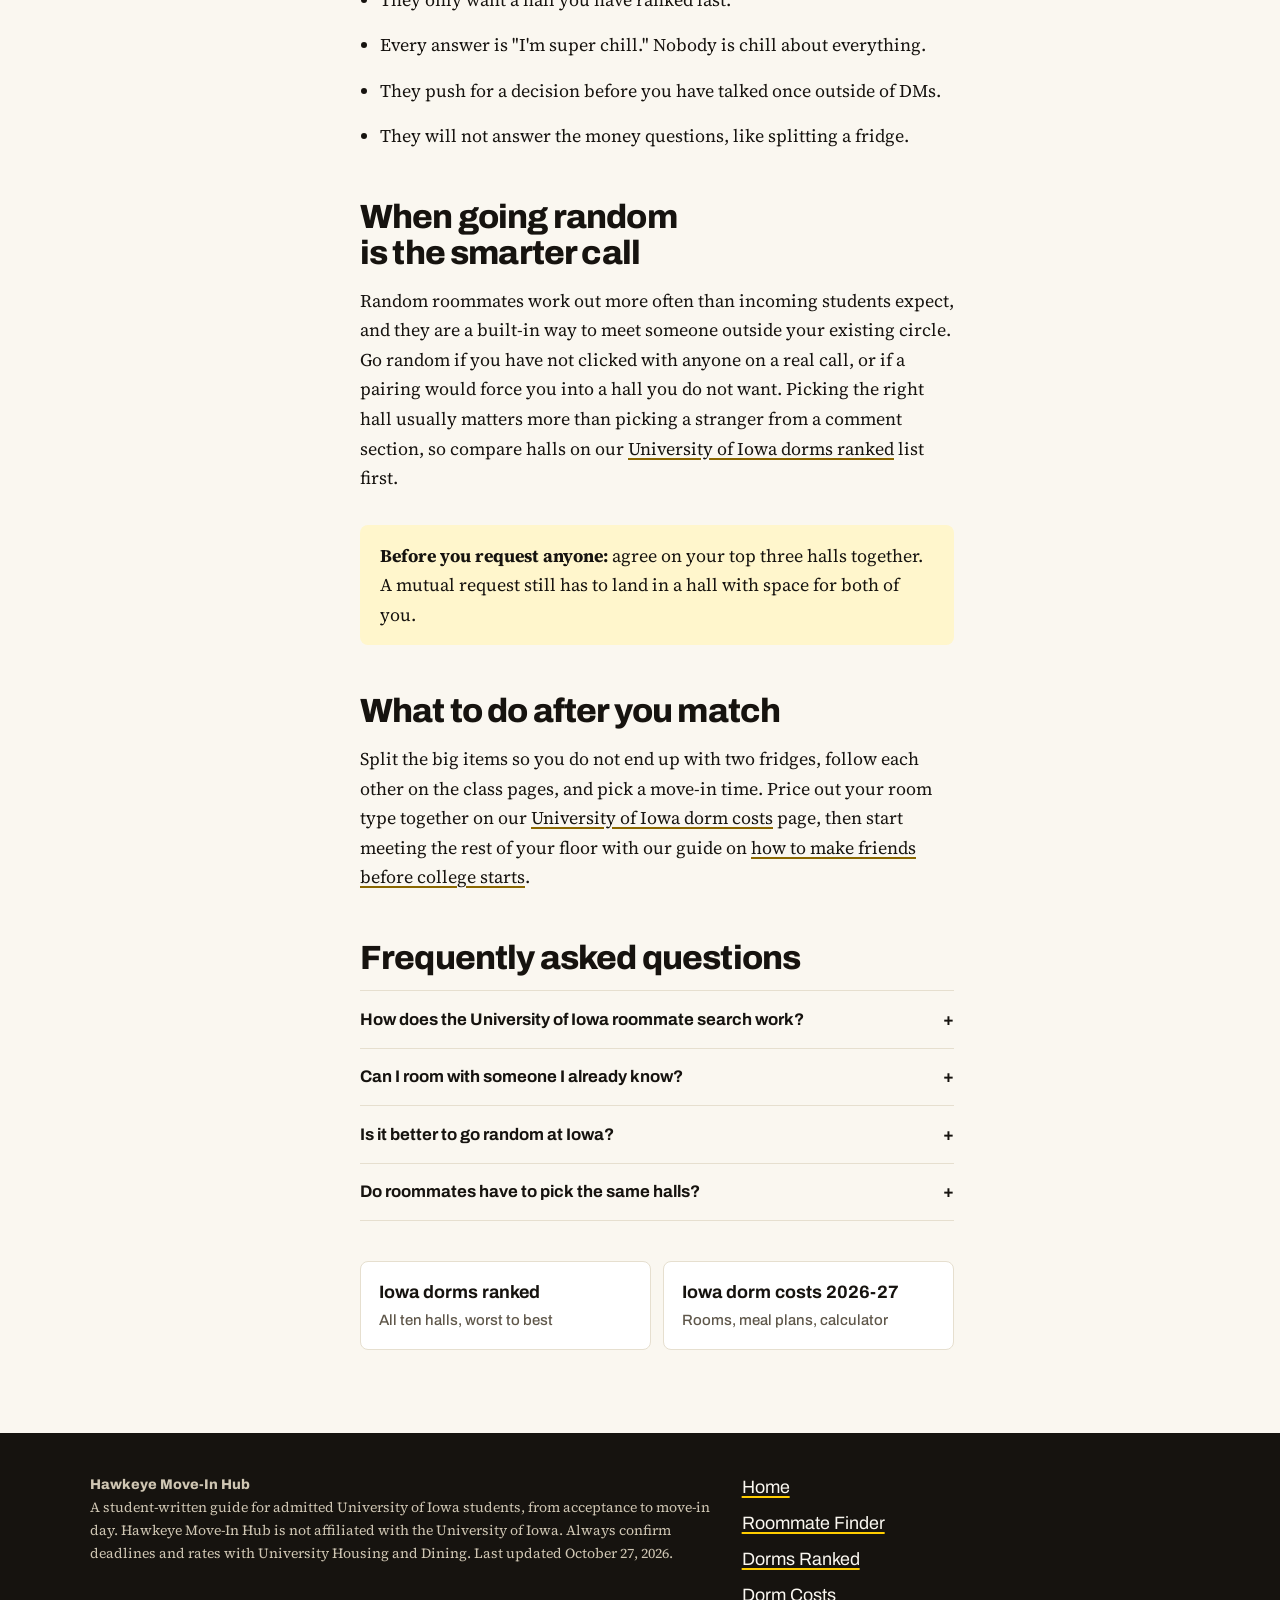
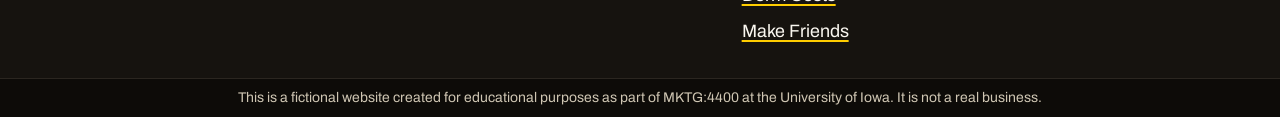
<file: roommate-finder.html>
<!doctype html>
<html lang="en">
<head>
  <meta charset="utf-8">
  <meta name="viewport" content="width=device-width, initial-scale=1">
  <title>University of Iowa Roommate Finder: How to Find a Good Match | Hawkeye Move-In Hub</title>
  <meta name="description" content="How the University of Iowa roommate search works, where admitted Hawkeyes actually find roommates, the 12 questions to ask, and when going random is the smarter call.">
  <link rel="canonical" href="https://newvoid9-prog.github.io/hawkeye-move-in-hub/roommate-finder.html">
  <meta property="og:title" content="University of Iowa Roommate Finder: How to Find a Good Match | Hawkeye Move-In Hub">
  <meta property="og:description" content="How the University of Iowa roommate search works, where admitted Hawkeyes actually find roommates, the 12 questions to ask, and when going random is the smarter call.">
  <meta property="og:url" content="https://newvoid9-prog.github.io/hawkeye-move-in-hub/roommate-finder.html">
  <meta property="og:type" content="website">
  <meta name="theme-color" content="#16130f">
  <link rel="icon" href="img/favicon.svg" type="image/svg+xml">
  <link rel="preconnect" href="https://fonts.googleapis.com">
  <link rel="preconnect" href="https://fonts.gstatic.com" crossorigin>
  <link href="https://fonts.googleapis.com/css2?family=Archivo:wdth,wght@100..125,500..800&family=Source+Serif+4:opsz,wght@8..60,400;8..60,600&display=swap" rel="stylesheet">
  <link rel="stylesheet" href="css/style.css?v=c7ec5f00">
  <script type="application/ld+json">{"@context": "https://schema.org", "@type": "BreadcrumbList", "itemListElement": [{"@type": "ListItem", "position": 1, "name": "Home", "item": "https://newvoid9-prog.github.io/hawkeye-move-in-hub/"}, {"@type": "ListItem", "position": 2, "name": "Roommate Finder", "item": "https://newvoid9-prog.github.io/hawkeye-move-in-hub/roommate-finder.html"}]}</script>
  <script type="application/ld+json">{"@context": "https://schema.org", "@type": "FAQPage", "mainEntity": [{"@type": "Question", "name": "How does the University of Iowa roommate search work?", "acceptedAnswer": {"@type": "Answer", "text": "After you apply for housing, you can search for other applicants and send a roommate request. Both students must request each other for the match to count. If you do not request anyone, the university assigns a roommate based on your housing preferences."}}, {"@type": "Question", "name": "Can I room with someone I already know?", "acceptedAnswer": {"@type": "Answer", "text": "Yes. Plenty of students room with a friend from high school. You both apply for housing and request each other in the roommate search."}}, {"@type": "Question", "name": "Is it better to go random at Iowa?", "acceptedAnswer": {"@type": "Answer", "text": "Random works well for many students and helps you meet someone new. It is the better call if you have not found a match you clicked with on a real call, or if a pairing would push you into a hall you do not want."}}, {"@type": "Question", "name": "Do roommates have to pick the same halls?", "acceptedAnswer": {"@type": "Answer", "text": "To end up together you need to list compatible hall preferences, so agree on your top three halls before you request each other."}}]}</script>
</head>
<body>
  <a class="skip-link" href="#main">Skip to content</a>
  <p class="notice" role="note">This is a fictional website created for educational purposes as part of MKTG:4400 at the University of Iowa. It is not a real business.</p>

  <header class="site-header">
    <div class="wrap">
      <a class="brand" href="./"><span class="brand-mark" aria-hidden="true">HM</span>Hawkeye Move-In Hub</a>
      <nav class="site-nav" aria-label="Main navigation">
        <ul>
          <li><a href="./">Home</a></li>
          <li><a href="roommate-finder.html" aria-current="page">Roommate Finder</a></li>
          <li><a href="dorms-ranked.html">Dorms Ranked</a></li>
          <li><a href="dorm-costs.html">Dorm Costs</a></li>
          <li><a href="make-friends-before-college.html">Make Friends</a></li>
        </ul>
      </nav>
    </div>
  </header>

  <main id="main">
<section class="wrap hero" aria-labelledby="hero-heading">
      <div>
        <nav class="breadcrumb" aria-label="Breadcrumb"><ol><li><a href="./">Home</a></li><li aria-current="page">Roommate Finder</li></ol></nav>
        <p class="eyebrow">Housing step one</p>
        <h1 id="hero-heading">University of Iowa roommate finder: <span class="mark">how to find a roommate you will actually like</span></h1>
        <p class="lede">Most admitted Hawkeyes have to name a roommate before they have met anyone in their class. Here is where to look, how to vet a match, and how to decide if random is the better bet.</p>
        <p class="byline">By Desmond Okafor · Updated October 27, 2026 · 7 min read</p>
      </div>
      <div class="hero-art">
        <img src="img/roommate.svg" width="480" height="360" alt="Two incoming University of Iowa students comparing roommate questionnaire answers side by side" fetchpriority="high">
      </div>
    </section>

    <div class="wrap layout">
      <nav class="toc" aria-label="On this page">
        <p>On this page</p>
        <ol>
          <li><a href="#how-it-works">How the roommate search works</a></li>
          <li><a href="#where-to-look">Where to find a roommate</a></li>
          <li><a href="#questions">12 questions to ask</a></li>
          <li><a href="#red-flags">Red flags</a></li>
          <li><a href="#random">When to go random</a></li>
          <li><a href="#after">After you match</a></li>
          <li><a href="#faq-heading">FAQ</a></li>
        </ol>
      </nav>

      <article class="prose">
        <aside class="takeaways" aria-labelledby="takeaways-heading">
          <h2 id="takeaways-heading">Key takeaways</h2>
          <ul>
            <li>A roommate request only counts when it is <strong>mutual</strong> and made in the official housing system.</li>
            <li>Most pairs meet on class Instagram pages, then confirm in the university's roommate search.</li>
            <li>Agree on your top three halls <strong>before</strong> you request each other.</li>
            <li>No one you clicked with on a real call? Going random is a good option, not a failure.</li>
          </ul>
        </aside>

        <h2 id="how-it-works">How the roommate search works at Iowa</h2>
        <p>First-year students apply for housing through University Housing and Dining after they are admitted and pay the $100 housing application fee. Once your application is in, you can search for other applicants and send a roommate request. A request only counts when it is mutual: both of you have to request each other before room assignments are made. If you do not request anyone, you are matched with a roommate based on your housing preferences.</p>
        <p>The official roommate search is the only place a match becomes binding. Everything else on this page is about finding the right person to type into it.</p>

        <h2 id="where-to-look">Where admitted Hawkeyes actually find roommates</h2>
        <div class="table-scroll">
          <table>
            <caption>Roommate sources, compared</caption>
            <thead><tr><th scope="col">Where</th><th scope="col">Best for</th><th scope="col" class="hide-sm">Watch out for</th></tr></thead>
            <tbody>
              <tr><td>Class Instagram pages</td><td>Seeing real people and reaching out fast</td><td class="hide-sm">Everyone looks great in a slide</td></tr>
              <tr><td>University roommate search</td><td>People who have already applied</td><td class="hide-sm">Smaller pool, short profiles</td></tr>
              <tr><td>Roommate apps and group chats</td><td>Volume in spring</td><td class="hide-sm">Noise and fake urgency</td></tr>
              <tr><td>Your high school</td><td>The safest pick</td><td class="hide-sm">You meet fewer new people</td></tr>
            </tbody>
          </table>
        </div>
        <p>"Class of 2031" accounts post intro slides of admitted students, and most roommate pairs start in those comment sections and DMs. Use them to find people, then use the university's search to make it official.</p>

        <h2 id="questions">The 12 questions to ask before you commit</h2>
        <p>A good roommate is not your best friend. It is someone whose daily habits do not collide with yours. Ask these before you send a request:</p>
        <ol>
          <li>What time do you usually go to bed on a school night, and on a weekend?</li>
          <li>Do you study in your room or somewhere else?</li>
          <li>How clean is clean enough?</li>
          <li>How do you feel about guests staying over?</li>
          <li>Are you an early class person or an afternoon class person?</li>
          <li>Do you want the room to be a social spot or a quiet spot?</li>
          <li>Music or TV out loud, or headphones?</li>
          <li>Which halls are you putting first, and why?</li>
          <li>Will most of your classes be on the east side or the west side?</li>
          <li>What are you bringing: fridge, TV, rug, microwave?</li>
          <li>How do you like to handle a problem, text it or talk it out?</li>
          <li>What is one thing a past roommate or sibling would complain about?</li>
        </ol>
        <p>Then get on a video call. Ten minutes of talking tells you more than a week of messages.</p>

        <h2 id="red-flags">Red flags in a roommate match</h2>
        <ul>
          <li>They only want a hall you have ranked last.</li>
          <li>Every answer is "I'm super chill." Nobody is chill about everything.</li>
          <li>They push for a decision before you have talked once outside of DMs.</li>
          <li>They will not answer the money questions, like splitting a fridge.</li>
        </ul>

        <h2 id="random">When going random is the smarter call</h2>
        <p>Random roommates work out more often than incoming students expect, and they are a built-in way to meet someone outside your existing circle. Go random if you have not clicked with anyone on a real call, or if a pairing would force you into a hall you do not want. Picking the right hall usually matters more than picking a stranger from a comment section, so compare halls on our <a href="dorms-ranked.html">University of Iowa dorms ranked</a> list first.</p>

        <div class="callout">
          <p><strong>Before you request anyone:</strong> agree on your top three halls together. A mutual request still has to land in a hall with space for both of you.</p>
        </div>

        <h2 id="after">What to do after you match</h2>
        <p>Split the big items so you do not end up with two fridges, follow each other on the class pages, and pick a move-in time. Price out your room type together on our <a href="dorm-costs.html">University of Iowa dorm costs</a> page, then start meeting the rest of your floor with our guide on <a href="make-friends-before-college.html">how to make friends before college starts</a>.</p>

        <section class="faq" aria-labelledby="faq-heading">
<h2 id="faq-heading">Frequently asked questions</h2>
<details><summary>How does the University of Iowa roommate search work?</summary><p>After you apply for housing, you can search for other applicants and send a roommate request. Both students must request each other for the match to count. If you do not request anyone, the university assigns a roommate based on your housing preferences.</p></details>
<details><summary>Can I room with someone I already know?</summary><p>Yes. Plenty of students room with a friend from high school. You both apply for housing and request each other in the roommate search.</p></details>
<details><summary>Is it better to go random at Iowa?</summary><p>Random works well for many students and helps you meet someone new. It is the better call if you have not found a match you clicked with on a real call, or if a pairing would push you into a hall you do not want.</p></details>
<details><summary>Do roommates have to pick the same halls?</summary><p>To end up together you need to list compatible hall preferences, so agree on your top three halls before you request each other.</p></details>
</section>

        <nav class="related" aria-label="Related guides">
          <a href="dorms-ranked.html">Iowa dorms ranked<small>All ten halls, worst to best</small></a>
          <a href="dorm-costs.html">Iowa dorm costs 2026-27<small>Rooms, meal plans, calculator</small></a>
        </nav>
      </article>
    </div>
  </main>

  <footer class="site-footer">
    <div class="wrap">
      <div>
        <p class="footer-brand">Hawkeye Move-In Hub</p>
        <p>A student-written guide for admitted University of Iowa students, from acceptance to move-in day. Hawkeye Move-In Hub is not affiliated with the University of Iowa. Always confirm deadlines and rates with University Housing and Dining. Last updated October 27, 2026.</p>
      </div>
      <nav aria-label="Footer navigation">
        <ul>
          <li><a href="./">Home</a></li>
          <li><a href="roommate-finder.html">Roommate Finder</a></li>
          <li><a href="dorms-ranked.html">Dorms Ranked</a></li>
          <li><a href="dorm-costs.html">Dorm Costs</a></li>
          <li><a href="make-friends-before-college.html">Make Friends</a></li>
        </ul>
      </nav>
    </div>
    <p class="notice" role="note">This is a fictional website created for educational purposes as part of MKTG:4400 at the University of Iowa. It is not a real business.</p>
  </footer>
</body>
</html>
</file>
<file: css/style.css>
:root {
  --color-ink: #16130f;
  --color-paper: #faf7f0;
  --color-paper-deep: #f2ede1;
  --color-surface: #ffffff;
  --color-gold: #ffcd00;
  --color-gold-deep: #8a6700;
  --color-muted: #5f574a;
  --color-muted-dark: #cfc6b3;
  --color-rule: #e6dfcf;
  --color-east: #1f5f8b;
  --color-west: #8b3a1f;

  --font-head: "Archivo", "Helvetica Neue", Arial, sans-serif;
  --font-body: "Source Serif 4", Georgia, serif;

  --text-sm: 0.875rem;
  --text-base: clamp(1rem, 0.96rem + 0.2vw, 1.125rem);
  --text-h1: clamp(2.2rem, 1.3rem + 3.6vw, 3.9rem);
  --text-h2: clamp(1.45rem, 1.15rem + 1.2vw, 2.1rem);

  --space-gutter: clamp(1rem, 0.5rem + 2.5vw, 2.5rem);
  --space-section: clamp(2.75rem, 2rem + 4vw, 5.5rem);
  --measure: 66ch;
  --radius-lg: 18px;
  --radius-sm: 8px;
  --shadow-soft: 0 1px 2px rgba(22, 19, 15, 0.06), 0 8px 24px rgba(22, 19, 15, 0.06);
  --border: 1px solid var(--color-rule);
  --duration-fast: 160ms;
  --ease-out: cubic-bezier(0.16, 1, 0.3, 1);
}

*, *::before, *::after { box-sizing: border-box; }
html { -webkit-text-size-adjust: 100%; scroll-padding-top: 5rem; }

body {
  margin: 0;
  background-color: var(--color-paper);
  color: var(--color-ink);
  font-family: var(--font-body);
  font-size: var(--text-base);
  line-height: 1.65;
}

img, svg { max-width: 100%; height: auto; display: block; }
a { color: inherit; text-decoration-color: var(--color-gold-deep); text-decoration-thickness: 2px; text-underline-offset: 3px; }
a:hover { text-decoration-color: var(--color-ink); }
:focus-visible { outline: 3px solid var(--color-east); outline-offset: 3px; border-radius: 4px; }

.skip-link { position: absolute; left: -999px; top: 0; background: var(--color-gold); padding: 0.5rem 1rem; z-index: 20; font-family: var(--font-head); }
.skip-link:focus { left: 1rem; }

.wrap { max-width: 1180px; margin: 0 auto; padding-inline: var(--space-gutter); }

/* Required fictional-site notice */
.notice {
  margin: 0;
  background: var(--color-ink);
  color: var(--color-paper);
  font-family: var(--font-head);
  font-size: 0.8rem;
  line-height: 1.45;
  padding: 0.55rem var(--space-gutter);
  text-align: center;
}

/* Header */
.site-header {
  position: sticky;
  top: 0;
  z-index: 10;
  background: rgba(250, 247, 240, 0.92);
  backdrop-filter: blur(8px);
  border-bottom: var(--border);
}
.site-header .wrap { display: flex; flex-wrap: wrap; align-items: center; justify-content: space-between; gap: 0.5rem 1.5rem; padding-block: 0.75rem; }
.brand { display: inline-flex; align-items: center; gap: 0.55rem; font-family: var(--font-head); font-weight: 800; font-size: 1.15rem; letter-spacing: -0.02em; text-decoration: none; }
.brand-mark { width: 1.85rem; height: 1.85rem; display: grid; place-items: center; background: var(--color-gold); border: 0; border-radius: 50%; font-size: 0.72rem; font-weight: 800; }
.site-nav ul { list-style: none; margin: 0; padding: 0; display: flex; flex-wrap: wrap; gap: 0.2rem; font-family: var(--font-head); font-size: 0.9rem; font-weight: 600; }
.site-nav a { display: block; padding: 0.35rem 0.7rem; border-radius: 999px; text-decoration: none; transition: background-color var(--duration-fast); }
.site-nav a:hover { background: var(--color-paper-deep); }
.site-nav a[aria-current="page"] { background: var(--color-ink); color: var(--color-paper); }
@media (max-width: 600px) {
  .site-header { position: static; }
  .site-nav a { padding: 0.3rem 0.55rem; }
}

/* Hero */
.hero { padding-block: clamp(2rem, 1.5rem + 3vw, 4rem) var(--space-section); display: grid; gap: 2.5rem; align-items: center; }
@media (min-width: 880px) { .hero { grid-template-columns: 1.35fr 1fr; } }
.breadcrumb { font-family: var(--font-head); font-size: var(--text-sm); color: var(--color-muted); margin: 0 0 1.25rem; }
.breadcrumb ol { list-style: none; display: flex; flex-wrap: wrap; gap: 0.4rem; margin: 0; padding: 0; }
.breadcrumb li + li::before { content: "/"; margin-right: 0.4rem; color: var(--color-muted); }
.eyebrow { display: inline-block; font-family: var(--font-head); font-size: 0.75rem; font-weight: 700; letter-spacing: 0.14em; text-transform: uppercase; color: var(--color-gold-deep); margin: 0 0 0.9rem; }
h1, h2, h3 { font-family: var(--font-head); line-height: 1.08; letter-spacing: -0.025em; text-wrap: balance; }
h1 { font-size: var(--text-h1); font-weight: 800; margin: 0 0 1.25rem; letter-spacing: -0.035em; }
h1 .mark { color: var(--color-gold-deep); }
h2 { font-size: var(--text-h2); font-weight: 800; margin: 3rem 0 0.9rem; }
h3 { font-size: 1.15rem; font-weight: 700; margin: 1.75rem 0 0.4rem; }
.lede { font-size: 1.2em; color: var(--color-muted); max-width: 54ch; margin: 0 0 1.25rem; }
.byline { font-family: var(--font-head); font-size: var(--text-sm); color: var(--color-muted); margin: 0; }

.hero-art { background: var(--color-ink); border-radius: var(--radius-lg); padding: 1rem; box-shadow: var(--shadow-soft); }
.hero-art img { border-radius: calc(var(--radius-lg) - 8px); }

/* Stat strip */
.stats { display: grid; grid-template-columns: repeat(auto-fit, minmax(min(50%, 200px), 1fr)); gap: 1px; padding: 0; background: var(--color-rule); border: var(--border); border-radius: var(--radius-lg); overflow: hidden; margin: 0 auto; max-width: calc(1180px - 2 * var(--space-gutter)); width: calc(100% - 2 * var(--space-gutter)); }
.stat { display: flex; flex-direction: column-reverse; justify-content: flex-end; gap: 0.4rem; padding: 1.1rem 1.2rem; background: var(--color-surface); margin: 0; }
.stat-num { display: block; margin: 0; font-family: var(--font-head); font-weight: 800; font-size: clamp(1.6rem, 1.2rem + 1.6vw, 2.4rem); line-height: 1; letter-spacing: -0.03em; }
.stat-label { display: block; font-family: var(--font-head); font-size: var(--text-sm); line-height: 1.3; color: var(--color-muted); margin: 0; }

/* Article layout with table of contents */
.layout { display: grid; gap: 2.5rem; padding-block: 0.5rem 0; }
.stats + .layout { padding-top: var(--space-section); }
@media (min-width: 980px) { .layout { grid-template-columns: 230px minmax(0, 1fr); } }
.toc { align-self: start; font-family: var(--font-head); font-size: var(--text-sm); border-top: var(--border); padding-top: 0.75rem; }
@media (min-width: 980px) { .toc { position: sticky; top: 5.5rem; } }
.toc p { font-weight: 700; text-transform: uppercase; letter-spacing: 0.1em; font-size: 0.75rem; color: var(--color-muted); margin: 0 0 0.6rem; }
.toc ol { margin: 0; padding-left: 1.1rem; display: grid; gap: 0.35rem; }
.toc a { text-decoration: none; color: var(--color-muted); }
.toc a:hover { color: var(--color-ink); }
.toc a:hover { text-decoration: underline; }

.prose { max-width: var(--measure); min-width: 0; }
.prose > :first-child { margin-top: 0; }
.prose p, .prose li { margin: 0 0 1rem; }
.prose ul, .prose ol { padding-left: 1.25rem; }

.takeaways { background: var(--color-surface); border: var(--border); border-left: 4px solid var(--color-gold); border-radius: var(--radius-sm); padding: 1.25rem 1.5rem; margin: 0 0 2.5rem; }
.takeaways h2 { margin: 0 0 0.6rem; font-size: 0.8rem; text-transform: uppercase; letter-spacing: 0.12em; color: var(--color-gold-deep); }
.takeaways ul { margin: 0; padding-left: 1.1rem; }
.takeaways li { margin: 0 0 0.45rem; }

.callout { background: #fff6cc; padding: 1rem 1.25rem; margin: 2rem 0; border-radius: var(--radius-sm); }
.callout p { margin: 0; }

/* Cards */
.section-head { margin: 0 0 1.5rem; max-width: 60ch; }
.section-head h2 { margin: 0 0 0.4rem; }
.section-head p { margin: 0; color: var(--color-muted); }
.bento { display: grid; gap: 1rem; grid-template-columns: repeat(auto-fit, minmax(min(100%, 260px), 1fr)); padding-bottom: var(--space-section); }
@media (min-width: 880px) {
  .bento { grid-template-columns: repeat(6, 1fr); }
  .bento > :nth-child(1) { grid-column: span 4; }
  .bento > :nth-child(2) { grid-column: span 2; }
  .bento > :nth-child(3), .bento > :nth-child(4) { grid-column: span 3; }
}
.card { display: flex; flex-direction: column; gap: 0.5rem; background: var(--color-surface); border: var(--border); border-radius: var(--radius-lg); padding: 1.4rem; text-decoration: none; transition: transform var(--duration-fast) var(--ease-out), box-shadow var(--duration-fast) var(--ease-out); }
.card:hover { transform: translateY(-2px); box-shadow: var(--shadow-soft); border-color: #d6ccb6; }
.card:active { transform: none; box-shadow: none; }
.card h3 { margin: 0; font-size: 1.3rem; }
.card p { margin: 0; color: var(--color-muted); }
.card-kicker { font-family: var(--font-head); font-size: 0.75rem; font-weight: 800; letter-spacing: 0.12em; text-transform: uppercase; color: var(--color-gold-deep); }
.card-go { margin-top: auto; padding-top: 0.75rem; font-family: var(--font-head); font-weight: 700; }
.card-feature { background: var(--color-gold); border-color: var(--color-gold); }
.card-feature p, .card-feature .card-kicker { color: var(--color-ink); }
.card-dark { background: var(--color-ink); color: var(--color-paper); border-color: var(--color-ink); }
.card-dark p { color: var(--color-muted-dark); }
.card-dark .card-kicker { color: var(--color-gold); }

/* Numbered steps */
.steps { list-style: none; padding: 0; margin: 0 0 var(--space-section); counter-reset: step; max-width: 760px; }
.steps li { counter-increment: step; display: grid; grid-template-columns: 3.5rem 1fr; gap: 0.15rem 1rem; padding: 1.1rem 0; border-top: 1px solid var(--color-rule); margin: 0; }
.steps li::before { content: counter(step, decimal-leading-zero); font-family: var(--font-head); font-weight: 700; font-size: 1.3rem; line-height: 1.2; color: var(--color-gold-deep); grid-row: span 2; }
.steps strong { font-family: var(--font-head); font-size: 1.05rem; }
.steps span { color: var(--color-muted); }

/* Hall cards (dorm ranking) */
.halls { list-style: none; padding: 0; margin: 1.5rem 0; display: grid; gap: 1rem; counter-reset: rank 11; }
.hall { counter-increment: rank -1; position: relative; background: var(--color-surface); border: var(--border); border-radius: var(--radius-lg); padding: 1.2rem 1.2rem 1.2rem 4.6rem; margin: 0 !important; }
.hall::before { content: counter(rank); position: absolute; left: 1rem; top: 0.9rem; font-family: var(--font-head); font-weight: 800; font-size: 2.2rem; line-height: 1; color: var(--color-gold-deep); }
.hall:last-child { border: 2px solid var(--color-gold); }
.hall:last-child::before { color: var(--color-gold-deep); }
.hall h3 { margin: 0 0 0.45rem; font-size: 1.25rem; }
.hall p { margin: 0.55rem 0 0; }
.tags { display: flex; flex-wrap: wrap; gap: 0.35rem; margin: 0; padding: 0 !important; list-style: none; }
.tags li { margin: 0 !important; }
.tag { display: inline-block; font-family: var(--font-head); font-size: 0.72rem; font-weight: 600; padding: 0.1rem 0.55rem; border-radius: 999px; border: 0; background: var(--color-paper-deep); color: var(--color-muted); }
.tag-east { background: #e3eef6; color: var(--color-east); }
.tag-west { background: #f6e6df; color: var(--color-west); }

/* Tables */
.table-scroll { overflow-x: auto; margin: 1rem 0 1.5rem; border: var(--border); border-radius: var(--radius-sm); background: var(--color-surface); }
table { border-collapse: collapse; width: 100%; font-size: 0.95rem; }
caption { text-align: left; padding: 0.7rem 0.8rem 0.2rem; font-family: var(--font-head); font-weight: 800; font-size: 0.78rem; letter-spacing: 0.08em; text-transform: uppercase; }
th, td { text-align: left; padding: 0.6rem 0.8rem; border-bottom: 1px solid var(--color-rule); vertical-align: top; }
th { font-family: var(--font-head); font-size: 0.82rem; background: var(--color-paper-deep); }
tbody tr:last-child td { border-bottom: 0; }
td.num { font-variant-numeric: tabular-nums; white-space: nowrap; font-family: var(--font-head); font-weight: 600; }
@media (max-width: 600px) {
  .hide-sm { display: none; }
  th, td { padding: 0.55rem 0.5rem; }
}

/* Cost calculator */
.calc { background: var(--color-surface); border: var(--border); box-shadow: var(--shadow-soft); border-radius: var(--radius-lg); padding: 1.5rem; margin: 1.5rem 0 2rem; display: grid; gap: 1rem; }
@media (min-width: 640px) { .calc { grid-template-columns: 1fr 1fr; } }
.calc h3 { grid-column: 1 / -1; margin: 0; }
.calc label { display: grid; gap: 0.35rem; font-family: var(--font-head); font-size: var(--text-sm); font-weight: 700; }
.calc select { font: inherit; font-weight: 500; padding: 0.65rem 0.75rem; border-radius: var(--radius-sm); border: 1px solid #cfc5ae; background: var(--color-surface); color: var(--color-ink); width: 100%; }
.calc output { grid-column: 1 / -1; display: block; background: var(--color-gold); color: var(--color-ink); border-radius: var(--radius-sm); padding: 1rem 1.25rem; font-family: var(--font-head); }
.calc-total { display: block; font-size: clamp(2rem, 1.5rem + 2vw, 2.8rem); font-weight: 800; line-height: 1; }
.calc-detail { display: block; font-size: var(--text-sm); margin-top: 0.35rem; }

/* FAQ */
.faq { margin-top: 1rem; }
.faq details { border-top: 1px solid var(--color-rule); padding: 0.9rem 0; }
.faq details:last-child { border-bottom: 1px solid var(--color-rule); }
.faq summary { cursor: pointer; font-family: var(--font-head); font-weight: 700; font-size: 1.05rem; list-style: none; display: flex; justify-content: space-between; gap: 1rem; }
.faq summary::-webkit-details-marker { display: none; }
.faq summary::after { content: "+"; font-weight: 800; }
.faq details[open] summary::after { content: "\2212"; }
.faq details p { margin: 0.6rem 0 0; }

/* Related links */
.related { display: grid; gap: 0.75rem; grid-template-columns: repeat(auto-fit, minmax(min(100%, 210px), 1fr)); margin: 2.5rem 0 0; }
.related a { display: block; padding: 1rem 1.1rem; border: var(--border); border-radius: var(--radius-sm); background: var(--color-surface); font-family: var(--font-head); font-weight: 700; text-decoration: none; transition: transform var(--duration-fast), box-shadow var(--duration-fast); }
.related a:hover { transform: translateY(-2px); box-shadow: var(--shadow-soft); }
.related small { display: block; font-weight: 500; color: var(--color-muted); }

.source-note { font-size: var(--text-sm); color: var(--color-muted); border-top: 1px solid var(--color-rule); padding-top: 1rem; margin-top: 2.5rem; }

/* Footer */
.site-footer { background: var(--color-ink); color: var(--color-paper); margin-top: var(--space-section); }
.site-footer .wrap { display: grid; gap: 1.5rem; padding-block: 2.5rem 2rem; }
@media (min-width: 760px) { .site-footer .wrap { grid-template-columns: 1.4fr 1fr; } }
.footer-brand { font-family: var(--font-head); font-weight: 800; font-size: 1.4rem; margin: 0 0 0.5rem; }
.site-footer p { margin: 0; color: var(--color-muted-dark); font-size: var(--text-sm); }
.site-footer ul { list-style: none; padding: 0; margin: 0; display: grid; gap: 0.4rem; font-family: var(--font-head); }
.site-footer a { text-decoration-color: var(--color-gold); }
.site-footer .notice { background: #0d0b08; color: var(--color-muted-dark); border-top: 1px solid #2b2620; }

@media (prefers-reduced-motion: reduce) {
  *, *::before, *::after { transition: none !important; }
  .hero-art { transform: none; }
}

/* Lists styled as components should not inherit prose list indentation */
.prose .halls, .prose .steps, .prose .tags { padding-left: 0; }
.hall { padding-left: 5.4rem; }
.hall::before { width: 3.6rem; text-align: center; left: 0.9rem; }
</file>
